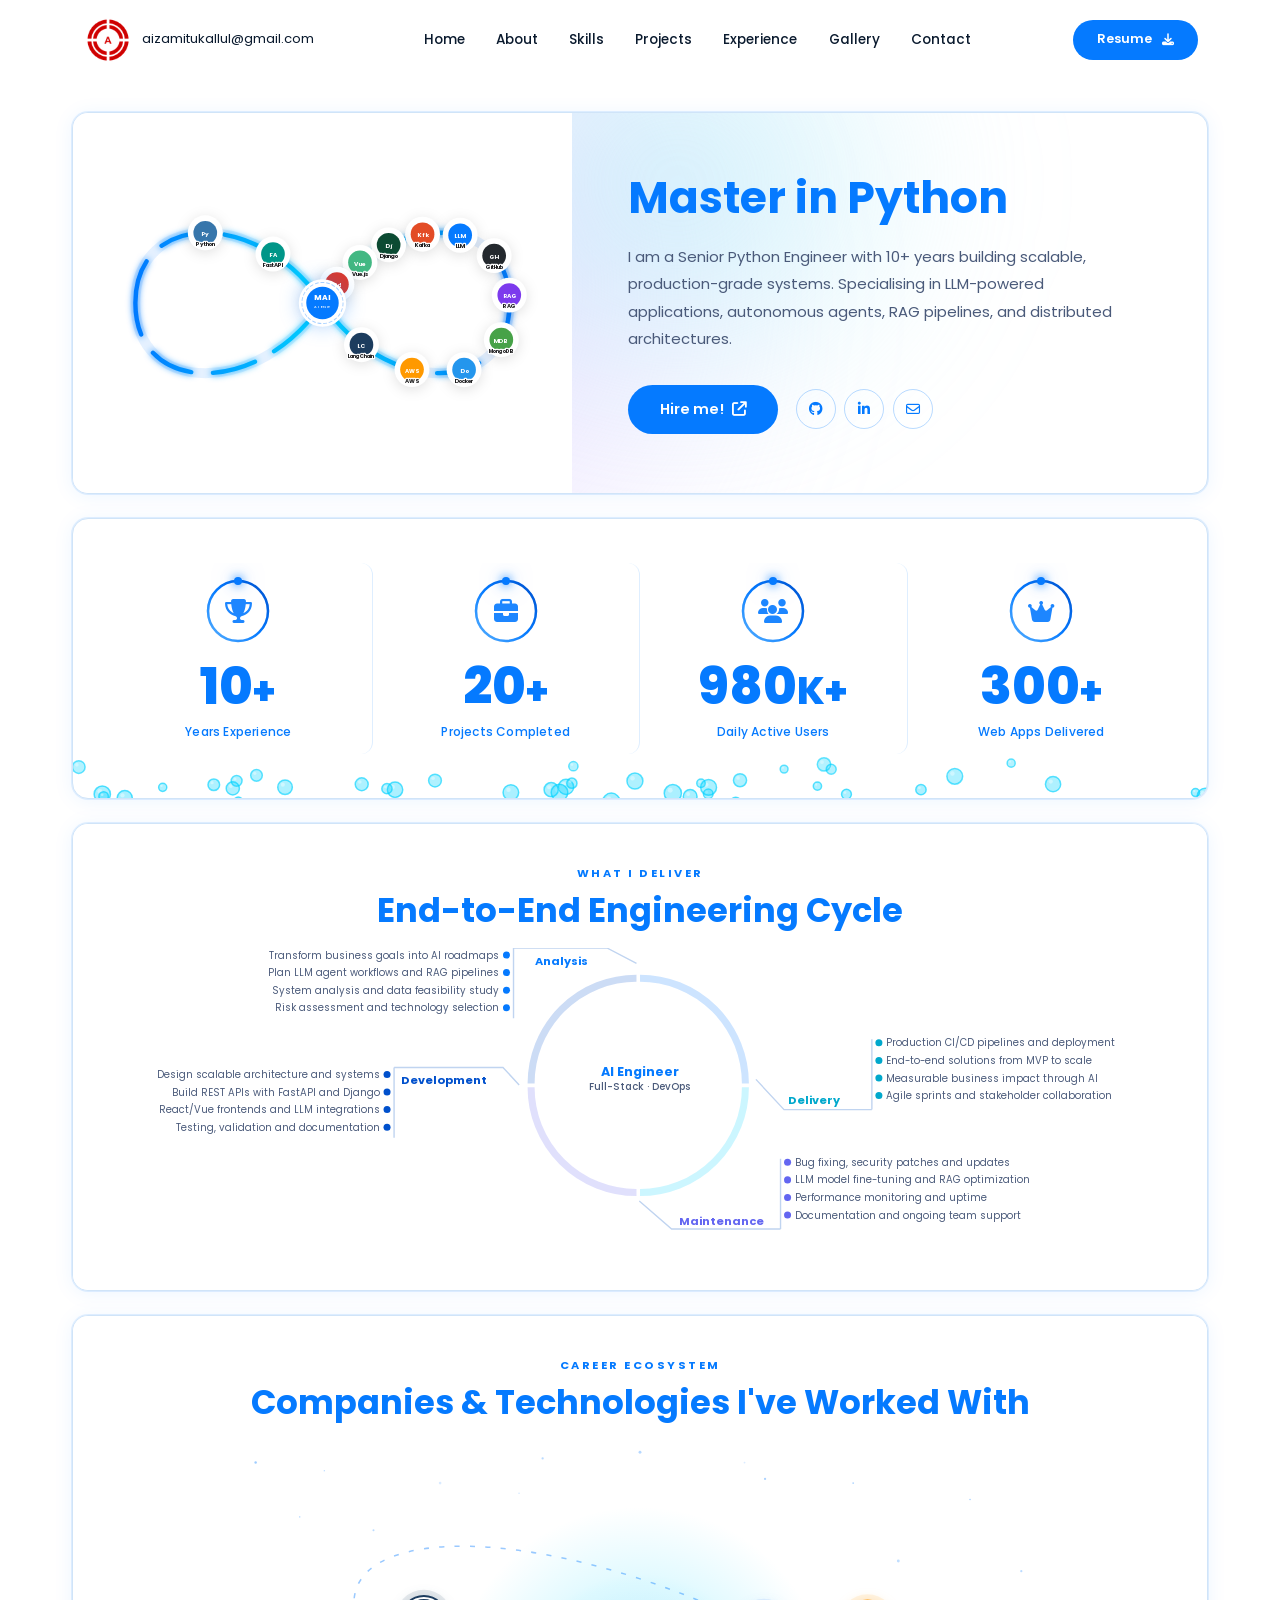
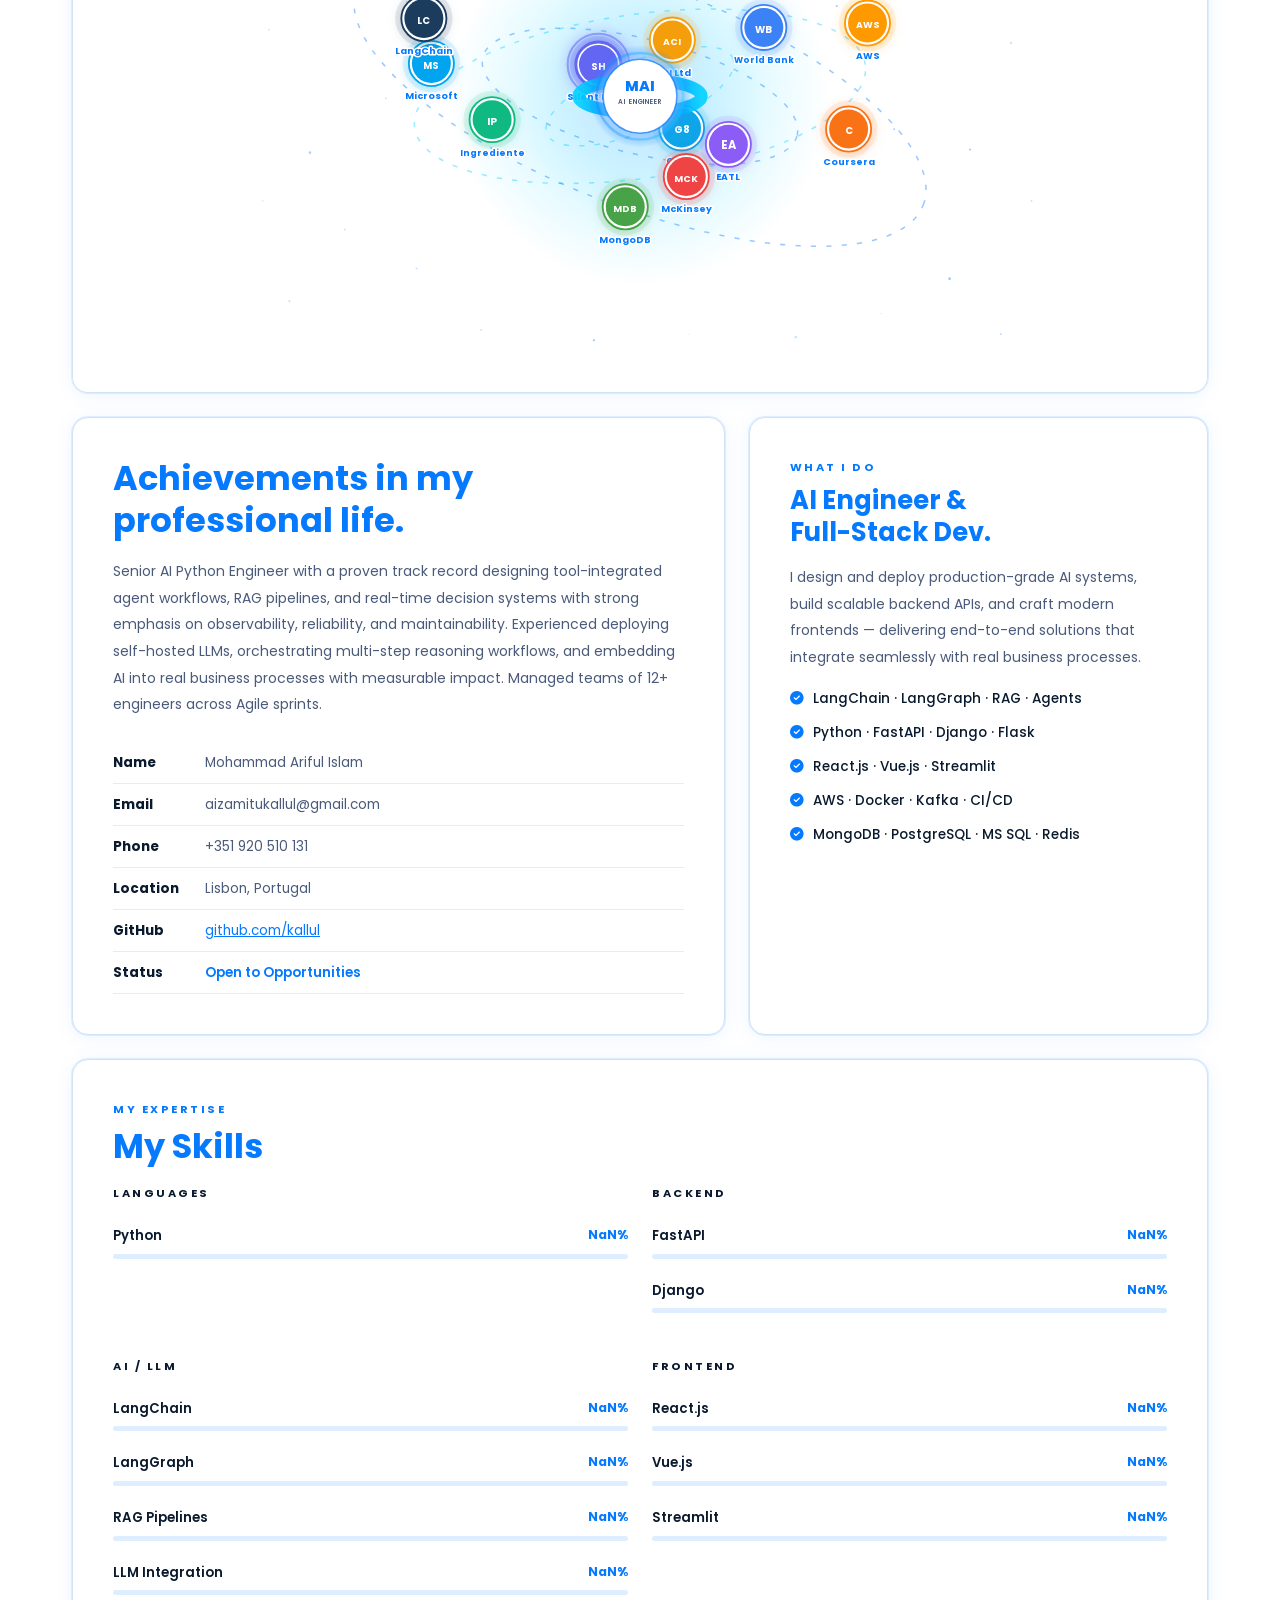
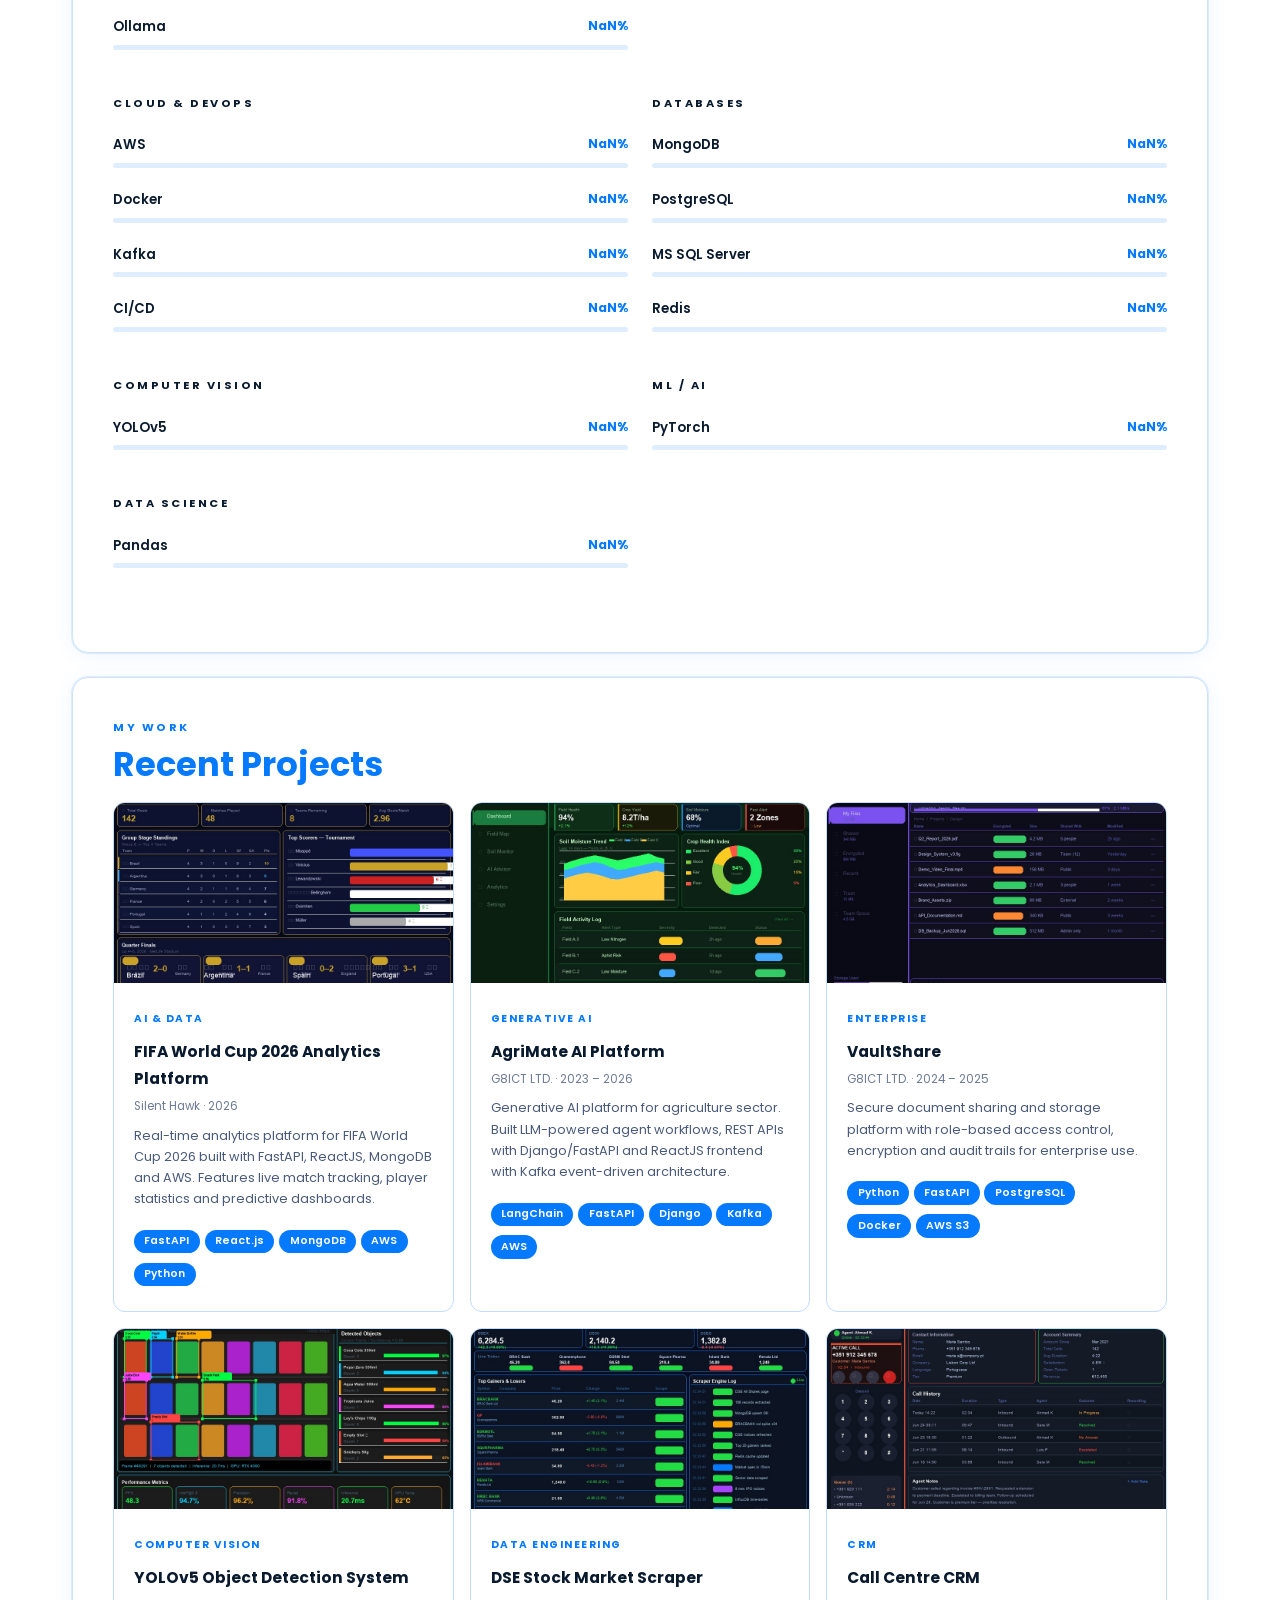
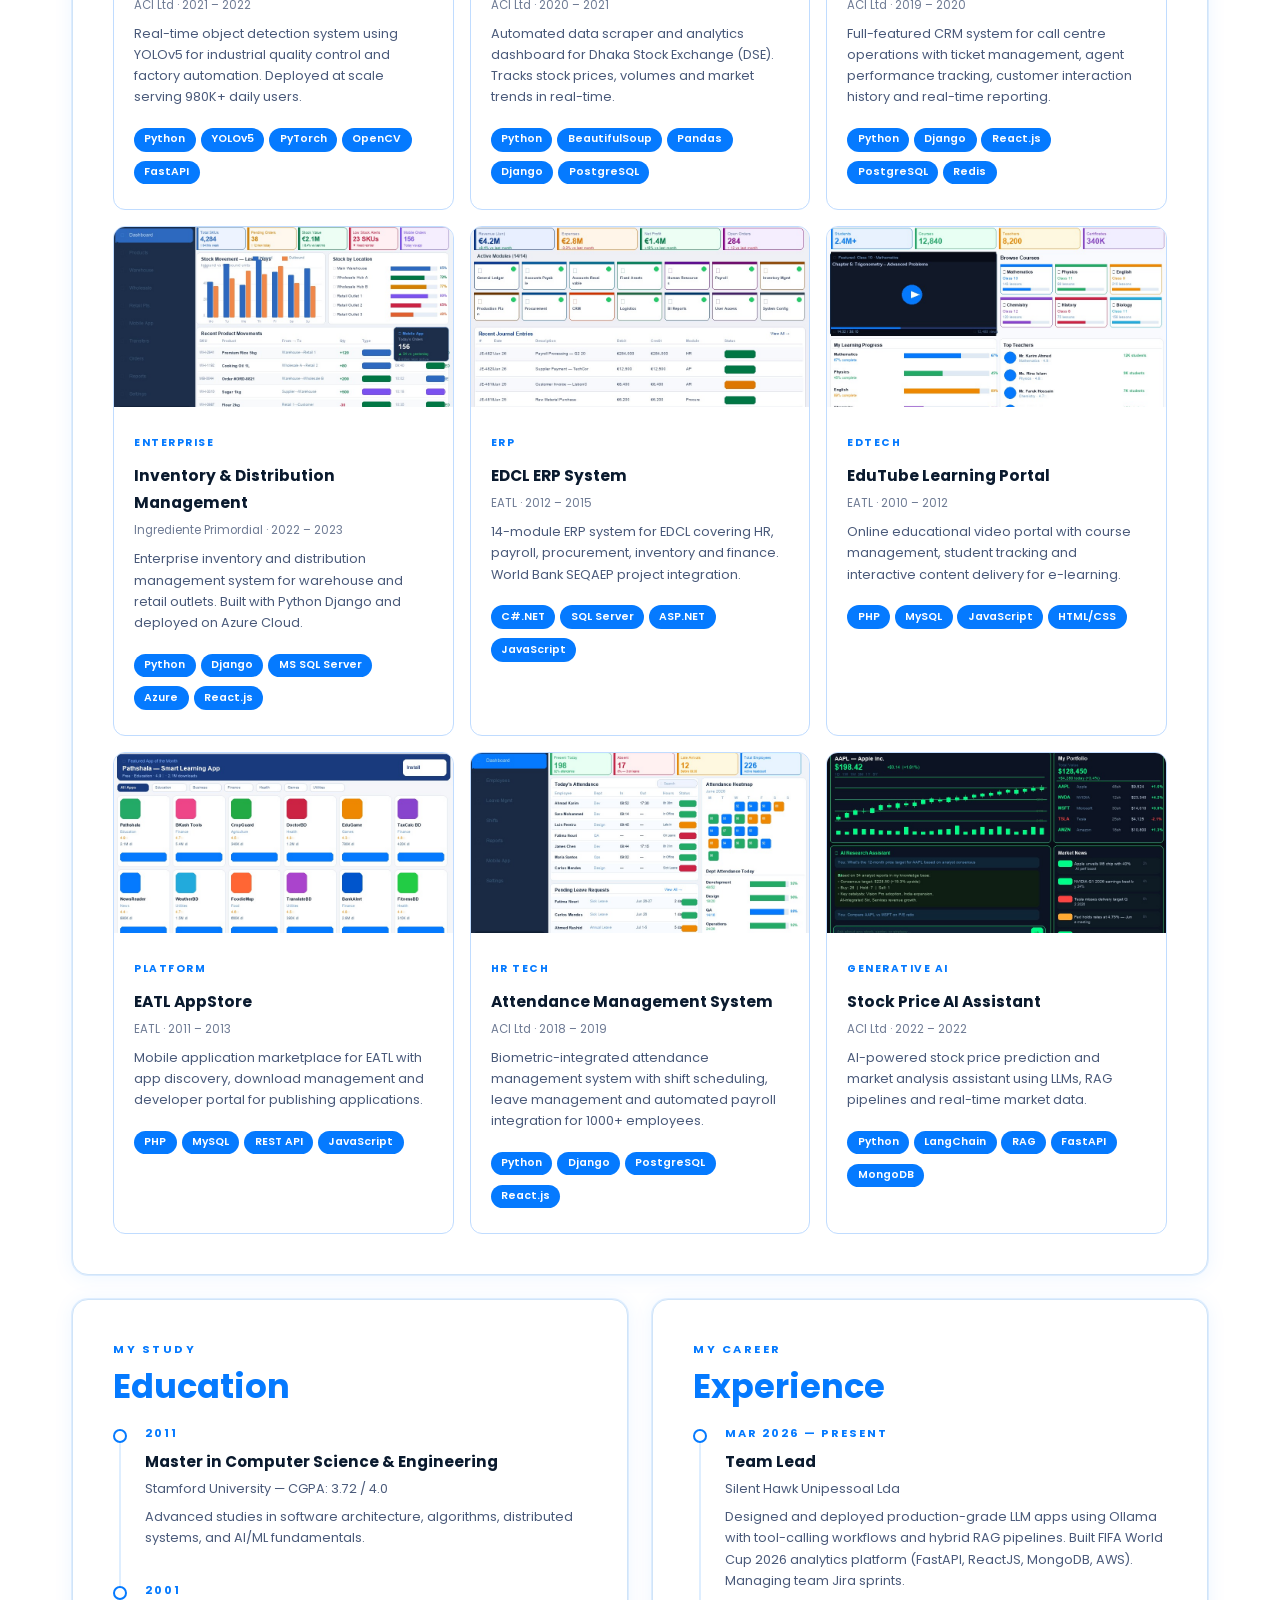
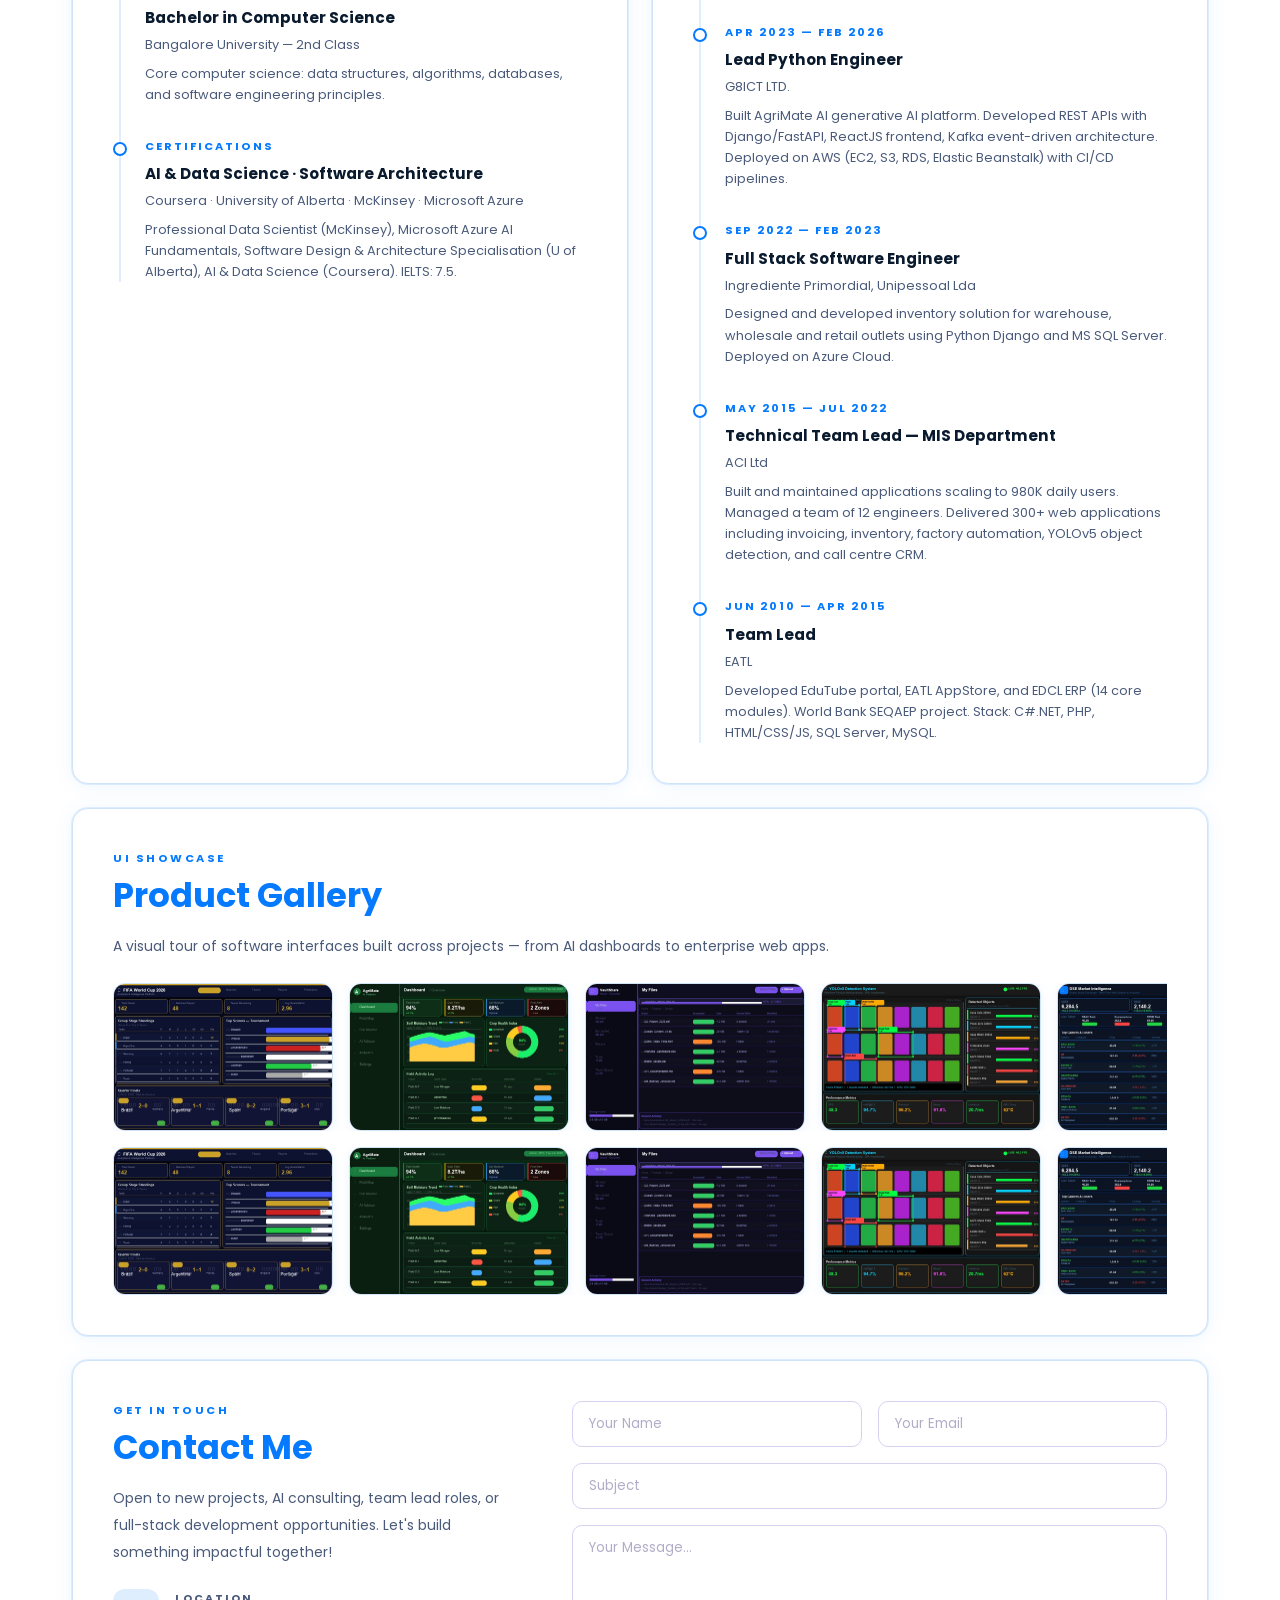
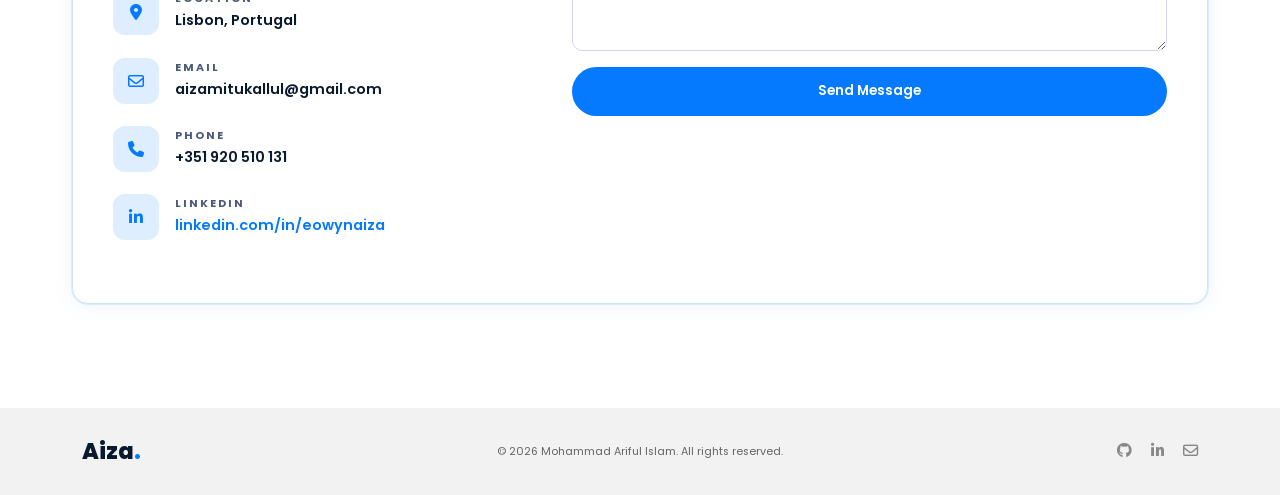
<file: docs/index.html>
<!doctype html>
<html lang="en">
  <head>
    <meta charset="UTF-8" />
    <meta name="viewport" content="width=device-width, initial-scale=1.0" />
    <title>
      Mohammad Ariful Islam | Senior AI Python Engineer &amp; Full-Stack
      Developer
    </title>

    <!-- Google Fonts: Poppins -->
    <link rel="preconnect" href="https://fonts.googleapis.com" />
    <link rel="preconnect" href="https://fonts.gstatic.com" crossorigin />
    <link
      href="https://fonts.googleapis.com/css2?family=Poppins:wght@300;400;500;600;700;800&display=swap"
      rel="stylesheet"
    />

    <!-- Font Awesome 6 -->
    <link
      rel="stylesheet"
      href="https://cdnjs.cloudflare.com/ajax/libs/font-awesome/6.5.1/css/all.min.css"
    />

    <!-- Bootstrap 5 -->
    <link
      href="https://cdn.jsdelivr.net/npm/bootstrap@5.3.3/dist/css/bootstrap.min.css"
      rel="stylesheet"
    />

    <!-- Custom CSS -->
    <link rel="stylesheet" href="static/css/custom.css" />
  </head>
  <body>
    <!-- ─── Navbar ─────────────────────────────────────────────── -->
    <nav class="navbar navbar-expand-lg fixed-top" id="mainNav">
      <div class="container">
        <div class="d-flex align-items-center gap-2 me-4">
          <a href="/" class="brand-mark text-decoration-none">
            <img
              src="static/images/logo.png"
              alt="Logo"
              class="brand-logo-img"
            />
          </a>
          <span class="brand-email d-none d-lg-block"
            >aizamitukallul@gmail.com</span
          >
        </div>
        <button
          class="navbar-toggler"
          type="button"
          data-bs-toggle="collapse"
          data-bs-target="#navMenu"
          aria-label="Toggle navigation"
        >
          <span class="navbar-toggler-icon"></span>
        </button>
        <div class="collapse navbar-collapse" id="navMenu">
          <ul class="navbar-nav mx-auto align-items-center gap-1">
            <li class="nav-item"><a class="nav-link" href="#hero">Home</a></li>
            <li class="nav-item">
              <a class="nav-link" href="#about">About</a>
            </li>
            <li class="nav-item">
              <a class="nav-link" href="#skills">Skills</a>
            </li>
            <li class="nav-item">
              <a class="nav-link" href="#projects">Projects</a>
            </li>
            <li class="nav-item">
              <a class="nav-link" href="#experience">Experience</a>
            </li>
            <li class="nav-item">
              <a class="nav-link" href="#gallery">Gallery</a>
            </li>
            <li class="nav-item">
              <a class="nav-link" href="#contact">Contact</a>
            </li>
          </ul>
          <a href="#contact" class="btn-resume ms-lg-3">
            Resume
            <i class="fas fa-download ms-1" style="font-size: 0.75rem"></i>
          </a>
        </div>
      </div>
    </nav>

    <!-- ─── Page content ─────────────────────────────────────────── -->
    <main>
      <div class="content-wrapper">
        <!-- ═══ HERO CARD ════════════════════════════════════════════ -->
        <section id="hero" class="card-block mb-4 hero-section style-2">
          <!-- Mesh gradient orbs -->
          <div class="hero-orb hero-orb-purple"></div>
          <div class="hero-orb hero-orb-cyan"></div>
          <div class="hero-inner">
            <!-- Infinity tech stack animation -->
            <div class="hero-photo-col" id="heroSkillsCol">
              <svg
                viewBox="0 0 800 400"
                class="infinity-svg"
                xmlns="http://www.w3.org/2000/svg"
              >
                <defs>
                  <linearGradient
                    id="infGrad"
                    x1="0%"
                    y1="0%"
                    x2="100%"
                    y2="0%"
                  >
                    <stop offset="0%" stop-color="#057AFF" />
                    <stop offset="50%" stop-color="#00D2FF" />
                    <stop offset="100%" stop-color="#057AFF" />
                  </linearGradient>
                  <filter
                    id="inf-glow"
                    x="-20%"
                    y="-20%"
                    width="140%"
                    height="140%"
                  >
                    <feGaussianBlur stdDeviation="6" result="blur" />
                    <feComposite
                      in="SourceGraphic"
                      in2="blur"
                      operator="over"
                    />
                  </filter>
                </defs>

                <!-- Track path (background) -->
                <path
                  id="infPath"
                  d="M 100 200 C 100 50 300 50 400 200 C 500 350 700 350 700 200 C 700 50 500 50 400 200 C 300 350 100 350 100 200"
                  fill="none"
                  stroke="rgba(5,122,255,0.1)"
                  stroke-width="16"
                  stroke-linecap="round"
                />

                <!-- Animated glowing path -->
                <path
                  d="M 100 200 C 100 50 300 50 400 200 C 500 350 700 350 700 200 C 700 50 500 50 400 200 C 300 350 100 350 100 200"
                  fill="none"
                  stroke="url(#infGrad)"
                  stroke-width="7"
                  stroke-linecap="round"
                  filter="url(#inf-glow)"
                  class="infinity-dash"
                />

                <!-- ── Python ── -->
                <g>
                  <animateMotion
                    dur="28s"
                    repeatCount="indefinite"
                    rotate="0"
                    begin="0s"
                  >
                    <mpath href="#infPath" />
                  </animateMotion>
                  <circle
                    r="28"
                    fill="white"
                    style="filter: drop-shadow(0 4px 10px rgba(0, 0, 0, 0.12))"
                  />
                  <circle r="19" fill="#3776ab" />
                  <text
                    x="0"
                    y="5"
                    text-anchor="middle"
                    font-size="9.5"
                    font-weight="700"
                    fill="white"
                    font-family="Poppins,sans-serif"
                  >
                    Py
                  </text>
                  <text
                    x="0"
                    y="21"
                    text-anchor="middle"
                    font-size="9"
                    font-weight="700"
                    fill="#1d1d1f"
                    stroke="rgba(255,255,255,0.95)"
                    stroke-width="4"
                    stroke-linejoin="round"
                    paint-order="stroke"
                    font-family="Poppins,sans-serif"
                  >
                    Python
                  </text>
                </g>

                <!-- ── FastAPI ── -->
                <g>
                  <animateMotion
                    dur="29.2s"
                    repeatCount="indefinite"
                    rotate="0"
                    begin="-2.2s"
                  >
                    <mpath href="#infPath" />
                  </animateMotion>
                  <circle
                    r="28"
                    fill="white"
                    style="filter: drop-shadow(0 4px 10px rgba(0, 0, 0, 0.12))"
                  />
                  <circle r="19" fill="#009688" />
                  <text
                    x="0"
                    y="5"
                    text-anchor="middle"
                    font-size="9.5"
                    font-weight="700"
                    fill="white"
                    font-family="Poppins,sans-serif"
                  >
                    FA
                  </text>
                  <text
                    x="0"
                    y="21"
                    text-anchor="middle"
                    font-size="9"
                    font-weight="700"
                    fill="#1d1d1f"
                    stroke="rgba(255,255,255,0.95)"
                    stroke-width="4"
                    stroke-linejoin="round"
                    paint-order="stroke"
                    font-family="Poppins,sans-serif"
                  >
                    FastAPI
                  </text>
                </g>

                <!-- ── React ── -->
                <g>
                  <animateMotion
                    dur="30.4s"
                    repeatCount="indefinite"
                    rotate="0"
                    begin="-4.4s"
                  >
                    <mpath href="#infPath" />
                  </animateMotion>
                  <circle
                    r="28"
                    fill="white"
                    style="filter: drop-shadow(0 4px 10px rgba(0, 0, 0, 0.12))"
                  />
                  <circle r="19" fill="#087ea4" />
                  <text
                    x="0"
                    y="5"
                    text-anchor="middle"
                    font-size="9.5"
                    font-weight="700"
                    fill="white"
                    font-family="Poppins,sans-serif"
                  >
                    Re
                  </text>
                  <text
                    x="0"
                    y="21"
                    text-anchor="middle"
                    font-size="9"
                    font-weight="700"
                    fill="#1d1d1f"
                    stroke="rgba(255,255,255,0.95)"
                    stroke-width="4"
                    stroke-linejoin="round"
                    paint-order="stroke"
                    font-family="Poppins,sans-serif"
                  >
                    React
                  </text>
                </g>

                <!-- ── LangChain ── -->
                <g>
                  <animateMotion
                    dur="31.6s"
                    repeatCount="indefinite"
                    rotate="0"
                    begin="-6.6s"
                  >
                    <mpath href="#infPath" />
                  </animateMotion>
                  <circle
                    r="28"
                    fill="white"
                    style="filter: drop-shadow(0 4px 10px rgba(0, 0, 0, 0.12))"
                  />
                  <circle r="19" fill="#1c3c5e" />
                  <text
                    x="0"
                    y="5"
                    text-anchor="middle"
                    font-size="9.5"
                    font-weight="700"
                    fill="white"
                    font-family="Poppins,sans-serif"
                  >
                    LC
                  </text>
                  <text
                    x="0"
                    y="21"
                    text-anchor="middle"
                    font-size="8.5"
                    font-weight="700"
                    fill="#1d1d1f"
                    stroke="rgba(255,255,255,0.95)"
                    stroke-width="4"
                    stroke-linejoin="round"
                    paint-order="stroke"
                    font-family="Poppins,sans-serif"
                  >
                    LangChain
                  </text>
                </g>

                <!-- ── AWS ── -->
                <g>
                  <animateMotion
                    dur="32.8s"
                    repeatCount="indefinite"
                    rotate="0"
                    begin="-8.8s"
                  >
                    <mpath href="#infPath" />
                  </animateMotion>
                  <circle
                    r="28"
                    fill="white"
                    style="filter: drop-shadow(0 4px 10px rgba(0, 0, 0, 0.12))"
                  />
                  <circle r="19" fill="#ff9900" />
                  <text
                    x="0"
                    y="5"
                    text-anchor="middle"
                    font-size="9"
                    font-weight="700"
                    fill="white"
                    font-family="Poppins,sans-serif"
                  >
                    AWS
                  </text>
                  <text
                    x="0"
                    y="21"
                    text-anchor="middle"
                    font-size="9"
                    font-weight="700"
                    fill="#1d1d1f"
                    stroke="rgba(255,255,255,0.95)"
                    stroke-width="4"
                    stroke-linejoin="round"
                    paint-order="stroke"
                    font-family="Poppins,sans-serif"
                  >
                    AWS
                  </text>
                </g>

                <!-- ── Docker ── -->
                <g>
                  <animateMotion
                    dur="34s"
                    repeatCount="indefinite"
                    rotate="0"
                    begin="-11s"
                  >
                    <mpath href="#infPath" />
                  </animateMotion>
                  <circle
                    r="28"
                    fill="white"
                    style="filter: drop-shadow(0 4px 10px rgba(0, 0, 0, 0.12))"
                  />
                  <circle r="19" fill="#2496ed" />
                  <text
                    x="0"
                    y="5"
                    text-anchor="middle"
                    font-size="9.5"
                    font-weight="700"
                    fill="white"
                    font-family="Poppins,sans-serif"
                  >
                    Do
                  </text>
                  <text
                    x="0"
                    y="21"
                    text-anchor="middle"
                    font-size="9"
                    font-weight="700"
                    fill="#1d1d1f"
                    stroke="rgba(255,255,255,0.95)"
                    stroke-width="4"
                    stroke-linejoin="round"
                    paint-order="stroke"
                    font-family="Poppins,sans-serif"
                  >
                    Docker
                  </text>
                </g>

                <!-- ── MongoDB ── -->
                <g>
                  <animateMotion
                    dur="35.2s"
                    repeatCount="indefinite"
                    rotate="0"
                    begin="-13.2s"
                  >
                    <mpath href="#infPath" />
                  </animateMotion>
                  <circle
                    r="28"
                    fill="white"
                    style="filter: drop-shadow(0 4px 10px rgba(0, 0, 0, 0.12))"
                  />
                  <circle r="19" fill="#47a248" />
                  <text
                    x="0"
                    y="5"
                    text-anchor="middle"
                    font-size="9"
                    font-weight="700"
                    fill="white"
                    font-family="Poppins,sans-serif"
                  >
                    MDB
                  </text>
                  <text
                    x="0"
                    y="21"
                    text-anchor="middle"
                    font-size="8.5"
                    font-weight="700"
                    fill="#1d1d1f"
                    stroke="rgba(255,255,255,0.95)"
                    stroke-width="4"
                    stroke-linejoin="round"
                    paint-order="stroke"
                    font-family="Poppins,sans-serif"
                  >
                    MongoDB
                  </text>
                </g>

                <!-- ── RAG ── -->
                <g>
                  <animateMotion
                    dur="36.4s"
                    repeatCount="indefinite"
                    rotate="0"
                    begin="-15.4s"
                  >
                    <mpath href="#infPath" />
                  </animateMotion>
                  <circle
                    r="28"
                    fill="white"
                    style="filter: drop-shadow(0 4px 10px rgba(0, 0, 0, 0.12))"
                  />
                  <circle r="19" fill="#7c3aed" />
                  <text
                    x="0"
                    y="5"
                    text-anchor="middle"
                    font-size="9.5"
                    font-weight="700"
                    fill="white"
                    font-family="Poppins,sans-serif"
                  >
                    RAG
                  </text>
                  <text
                    x="0"
                    y="21"
                    text-anchor="middle"
                    font-size="9"
                    font-weight="700"
                    fill="#1d1d1f"
                    stroke="rgba(255,255,255,0.95)"
                    stroke-width="4"
                    stroke-linejoin="round"
                    paint-order="stroke"
                    font-family="Poppins,sans-serif"
                  >
                    RAG
                  </text>
                </g>

                <!-- ── GitHub ── -->
                <g>
                  <animateMotion
                    dur="37.6s"
                    repeatCount="indefinite"
                    rotate="0"
                    begin="-17.6s"
                  >
                    <mpath href="#infPath" />
                  </animateMotion>
                  <circle
                    r="28"
                    fill="white"
                    style="filter: drop-shadow(0 4px 10px rgba(0, 0, 0, 0.12))"
                  />
                  <circle r="19" fill="#24292e" />
                  <text
                    x="0"
                    y="5"
                    text-anchor="middle"
                    font-size="9.5"
                    font-weight="700"
                    fill="white"
                    font-family="Poppins,sans-serif"
                  >
                    GH
                  </text>
                  <text
                    x="0"
                    y="21"
                    text-anchor="middle"
                    font-size="9"
                    font-weight="700"
                    fill="#1d1d1f"
                    stroke="rgba(255,255,255,0.95)"
                    stroke-width="4"
                    stroke-linejoin="round"
                    paint-order="stroke"
                    font-family="Poppins,sans-serif"
                  >
                    GitHub
                  </text>
                </g>

                <!-- ── LLM / AI ── -->
                <g>
                  <animateMotion
                    dur="38.8s"
                    repeatCount="indefinite"
                    rotate="0"
                    begin="-19.8s"
                  >
                    <mpath href="#infPath" />
                  </animateMotion>
                  <circle
                    r="28"
                    fill="white"
                    style="filter: drop-shadow(0 4px 10px rgba(0, 0, 0, 0.12))"
                  />
                  <circle r="19" fill="#057AFF" />
                  <text
                    x="0"
                    y="5"
                    text-anchor="middle"
                    font-size="9.5"
                    font-weight="700"
                    fill="white"
                    font-family="Poppins,sans-serif"
                  >
                    LLM
                  </text>
                  <text
                    x="0"
                    y="21"
                    text-anchor="middle"
                    font-size="9"
                    font-weight="700"
                    fill="#1d1d1f"
                    stroke="rgba(255,255,255,0.95)"
                    stroke-width="4"
                    stroke-linejoin="round"
                    paint-order="stroke"
                    font-family="Poppins,sans-serif"
                  >
                    LLM
                  </text>
                </g>

                <!-- ── Kafka ── -->
                <g>
                  <animateMotion
                    dur="40s"
                    repeatCount="indefinite"
                    rotate="0"
                    begin="-22s"
                  >
                    <mpath href="#infPath" />
                  </animateMotion>
                  <circle
                    r="28"
                    fill="white"
                    style="filter: drop-shadow(0 4px 10px rgba(0, 0, 0, 0.12))"
                  />
                  <circle r="19" fill="#e34c26" />
                  <text
                    x="0"
                    y="5"
                    text-anchor="middle"
                    font-size="9.5"
                    font-weight="700"
                    fill="white"
                    font-family="Poppins,sans-serif"
                  >
                    Kfk
                  </text>
                  <text
                    x="0"
                    y="21"
                    text-anchor="middle"
                    font-size="9"
                    font-weight="700"
                    fill="#1d1d1f"
                    stroke="rgba(255,255,255,0.95)"
                    stroke-width="4"
                    stroke-linejoin="round"
                    paint-order="stroke"
                    font-family="Poppins,sans-serif"
                  >
                    Kafka
                  </text>
                </g>

                <!-- ── Django ── -->
                <g>
                  <animateMotion
                    dur="41.2s"
                    repeatCount="indefinite"
                    rotate="0"
                    begin="-24.2s"
                  >
                    <mpath href="#infPath" />
                  </animateMotion>
                  <circle
                    r="28"
                    fill="white"
                    style="filter: drop-shadow(0 4px 10px rgba(0, 0, 0, 0.12))"
                  />
                  <circle r="19" fill="#0c4b33" />
                  <text
                    x="0"
                    y="5"
                    text-anchor="middle"
                    font-size="9.5"
                    font-weight="700"
                    fill="white"
                    font-family="Poppins,sans-serif"
                  >
                    Dj
                  </text>
                  <text
                    x="0"
                    y="21"
                    text-anchor="middle"
                    font-size="9"
                    font-weight="700"
                    fill="#1d1d1f"
                    stroke="rgba(255,255,255,0.95)"
                    stroke-width="4"
                    stroke-linejoin="round"
                    paint-order="stroke"
                    font-family="Poppins,sans-serif"
                  >
                    Django
                  </text>
                </g>

                <!-- ── Vue.js ── -->
                <g>
                  <animateMotion
                    dur="42.4s"
                    repeatCount="indefinite"
                    rotate="0"
                    begin="-26.4s"
                  >
                    <mpath href="#infPath" />
                  </animateMotion>
                  <circle
                    r="28"
                    fill="white"
                    style="filter: drop-shadow(0 4px 10px rgba(0, 0, 0, 0.12))"
                  />
                  <circle r="19" fill="#42b883" />
                  <text
                    x="0"
                    y="5"
                    text-anchor="middle"
                    font-size="9.5"
                    font-weight="700"
                    fill="white"
                    font-family="Poppins,sans-serif"
                  >
                    Vue
                  </text>
                  <text
                    x="0"
                    y="21"
                    text-anchor="middle"
                    font-size="9"
                    font-weight="700"
                    fill="#1d1d1f"
                    stroke="rgba(255,255,255,0.95)"
                    stroke-width="4"
                    stroke-linejoin="round"
                    paint-order="stroke"
                    font-family="Poppins,sans-serif"
                  >
                    Vue.js
                  </text>
                </g>

                <!-- ── Redis ── -->
                <g>
                  <animateMotion
                    dur="43.6s"
                    repeatCount="indefinite"
                    rotate="0"
                    begin="-28.6s"
                  >
                    <mpath href="#infPath" />
                  </animateMotion>
                  <circle
                    r="28"
                    fill="white"
                    style="filter: drop-shadow(0 4px 10px rgba(0, 0, 0, 0.12))"
                  />
                  <circle r="19" fill="#dc382d" />
                  <text
                    x="0"
                    y="5"
                    text-anchor="middle"
                    font-size="9.5"
                    font-weight="700"
                    fill="white"
                    font-family="Poppins,sans-serif"
                  >
                    Rd
                  </text>
                  <text
                    x="0"
                    y="21"
                    text-anchor="middle"
                    font-size="9"
                    font-weight="700"
                    fill="#1d1d1f"
                    stroke="rgba(255,255,255,0.95)"
                    stroke-width="4"
                    stroke-linejoin="round"
                    paint-order="stroke"
                    font-family="Poppins,sans-serif"
                  >
                    Redis
                  </text>
                </g>

                <!-- ── Center anchor ── -->
                <g class="center-anchor">
                  <circle
                    cx="400"
                    cy="200"
                    r="38"
                    fill="white"
                    style="filter: drop-shadow(0 0 15px rgba(5, 122, 255, 0.3))"
                  />
                  <circle
                    cx="400"
                    cy="200"
                    r="33"
                    fill="none"
                    stroke="#057AFF"
                    stroke-width="1.5"
                    stroke-dasharray="6 3"
                    opacity="0.35"
                  >
                    <animateTransform
                      attributeName="transform"
                      type="rotate"
                      from="0 400 200"
                      to="360 400 200"
                      dur="8s"
                      repeatCount="indefinite"
                    />
                  </circle>
                  <circle cx="400" cy="200" r="26" fill="#057AFF" />
                  <text
                    x="400"
                    y="196"
                    text-anchor="middle"
                    font-size="12"
                    font-weight="800"
                    fill="white"
                    font-family="Poppins,sans-serif"
                  >
                    MAI
                  </text>
                  <text
                    x="400"
                    y="208"
                    text-anchor="middle"
                    font-size="6"
                    font-weight="600"
                    fill="white"
                    opacity="0.85"
                    font-family="Poppins,sans-serif"
                    letter-spacing="0.8"
                  >
                    AI ENG
                  </text>
                </g>
              </svg>
            </div>

            <!-- Text -->
            <div class="hero-text-col">
              <h1 class="hero-title">Master in Python<br /></h1>
              <p class="hero-desc">
                I am a Senior Python Engineer with 10+ years building scalable,
                production-grade systems. Specialising in LLM-powered
                applications, autonomous agents, RAG pipelines, and distributed
                architectures.
              </p>
              <div class="hero-actions">
                <a href="#contact" class="btn-hire">
                  Hire me! <i class="fas fa-arrow-up-right-from-square"></i>
                </a>
                <div class="hero-socials">
                  <a
                    href="https://github.com/kallul"
                    aria-label="GitHub"
                    target="_blank"
                    rel="noopener"
                    ><i class="fab fa-github"></i
                  ></a>
                  <a
                    href="https://www.linkedin.com/in/eowynaiza/"
                    aria-label="LinkedIn"
                    target="_blank"
                    rel="noopener"
                    ><i class="fab fa-linkedin-in"></i
                  ></a>
                  <a href="mailto:aizamitukallul@gmail.com" aria-label="Email"
                    ><i class="far fa-envelope"></i
                  ></a>
                </div>
              </div>
            </div>
          </div>
        </section>

        <!-- ═══ STATS CARD ═══════════════════════════════════════════ -->
        <section id="stats" class="card-block mb-4 stats-section">
          <div class="stats-grid">
            <div class="stat-col">
              <div class="stat-icon-wrap">
                <svg class="stat-ring" viewBox="0 0 72 72" aria-hidden="true">
                  <circle class="stat-ring-bg" cx="36" cy="36" r="30" />
                  <circle class="stat-ring-fill" cx="36" cy="36" r="30" />
                </svg>
                <div class="stat-orbit-wrap">
                  <span class="stat-orbit-dot"></span>
                </div>
                <i class="fas fa-trophy stat-icon"></i>
              </div>
              <div class="stat-number-row">
                <span class="stat-num" data-target="10">0</span
                ><span class="stat-sfx">+</span>
              </div>
              <div class="stat-lbl">Years Experience</div>
            </div>

            <div class="stat-col">
              <div class="stat-icon-wrap">
                <svg class="stat-ring" viewBox="0 0 72 72" aria-hidden="true">
                  <circle class="stat-ring-bg" cx="36" cy="36" r="30" />
                  <circle class="stat-ring-fill" cx="36" cy="36" r="30" />
                </svg>
                <div class="stat-orbit-wrap">
                  <span class="stat-orbit-dot"></span>
                </div>
                <i class="fas fa-briefcase stat-icon"></i>
              </div>
              <div class="stat-number-row">
                <span class="stat-num" data-target="20">0</span
                ><span class="stat-sfx">+</span>
              </div>
              <div class="stat-lbl">Projects Completed</div>
            </div>

            <div class="stat-col">
              <div class="stat-icon-wrap">
                <svg class="stat-ring" viewBox="0 0 72 72" aria-hidden="true">
                  <circle class="stat-ring-bg" cx="36" cy="36" r="30" />
                  <circle class="stat-ring-fill" cx="36" cy="36" r="30" />
                </svg>
                <div class="stat-orbit-wrap">
                  <span class="stat-orbit-dot"></span>
                </div>
                <i class="fas fa-users stat-icon"></i>
              </div>
              <div class="stat-number-row">
                <span class="stat-num" data-target="980">0</span
                ><span class="stat-sfx">K+</span>
              </div>
              <div class="stat-lbl">Daily Active Users</div>
            </div>

            <div class="stat-col">
              <div class="stat-icon-wrap">
                <svg class="stat-ring" viewBox="0 0 72 72" aria-hidden="true">
                  <circle class="stat-ring-bg" cx="36" cy="36" r="30" />
                  <circle class="stat-ring-fill" cx="36" cy="36" r="30" />
                </svg>
                <div class="stat-orbit-wrap">
                  <span class="stat-orbit-dot"></span>
                </div>
                <i class="fas fa-crown stat-icon"></i>
              </div>
              <div class="stat-number-row">
                <span class="stat-num" data-target="300">0</span
                ><span class="stat-sfx">+</span>
              </div>
              <div class="stat-lbl">Web Apps Delivered</div>
            </div>
          </div>
        </section>

        <!-- ═══ SERVICES CYCLE ══════════════════════════════════════ -->
        <section id="services" class="card-block mb-4 services-section">
          <div class="card-inner" style="background: #ffffff">
            <div class="text-center mb-3">
              <p class="blk-tag">What I Deliver</p>
              <p class="blk-title">End-to-End Engineering Cycle</p>
            </div>
            <div class="services-wrap">
              <svg
                xmlns="http://www.w3.org/2000/svg"
                width="100%"
                viewBox="0 0 1500 430"
                class="services-svg"
              >
                <defs>
                  <!-- Arc 1: top-right — #057aff -->
                  <g id="svc-pc1">
                    <path
                      fill="none"
                      stroke="#057aff"
                      stroke-width="10"
                      opacity="0.2"
                      d="M0,0 a150,150 0 0,1 150,150"
                    />
                    <path
                      fill="none"
                      stroke="#057aff"
                      stroke-width="10"
                      class="svc-pcm"
                      id="svc-pcm1"
                      d="M0,0 a150,150 0 0,1 150,150"
                    />
                  </g>
                  <!-- Arc 2: bottom-right — #00D2FF -->
                  <g id="svc-pc2">
                    <path
                      fill="none"
                      stroke="#00D2FF"
                      stroke-width="10"
                      opacity="0.2"
                      d="M150,155 a150,150 0 0,1 -150,150"
                    />
                    <path
                      fill="none"
                      stroke="#00D2FF"
                      stroke-width="10"
                      class="svc-pcm"
                      id="svc-pcm2"
                      d="M150,155 a150,150 0 0,1 -150,150"
                    />
                  </g>
                  <!-- Arc 3: bottom-left — #6366f1 -->
                  <g id="svc-pc3">
                    <path
                      fill="none"
                      stroke="#6366f1"
                      stroke-width="10"
                      opacity="0.2"
                      d="M-5,305 a150,150 0 0,1 -150,-150"
                    />
                    <path
                      fill="none"
                      stroke="#6366f1"
                      stroke-width="10"
                      class="svc-pcm"
                      id="svc-pcm3"
                      d="M-5,305 a150,150 0 0,1 -150,-150"
                    />
                  </g>
                  <!-- Arc 4: top-left — #0050cc -->
                  <g id="svc-pc4">
                    <path
                      fill="none"
                      stroke="#0050cc"
                      stroke-width="10"
                      opacity="0.2"
                      d="M-155,150 a150,150 0 0,1 150,-150"
                    />
                    <path
                      fill="none"
                      stroke="#0050cc"
                      stroke-width="10"
                      class="svc-pcm"
                      id="svc-pcm4"
                      d="M-155,150 a150,150 0 0,1 150,-150"
                    />
                  </g>
                </defs>

                <!-- Diamond arcs -->
                <use href="#svc-pc1" x="50%" y="10%" />
                <use href="#svc-pc2" x="50%" y="10%" />
                <use href="#svc-pc3" x="50%" y="10%" />
                <use href="#svc-pc4" x="50%" y="10%" />

                <!-- Center label -->
                <text
                  x="750"
                  y="182"
                  text-anchor="middle"
                  font-size="18"
                  font-weight="700"
                  fill="#057aff"
                  font-family="Poppins,sans-serif"
                >
                  AI Engineer
                </text>
                <text
                  x="750"
                  y="202"
                  text-anchor="middle"
                  font-size="14"
                  font-weight="500"
                  fill="#4a5a7a"
                  font-family="Poppins,sans-serif"
                >
                  Full-Stack · DevOps
                </text>

                <!-- ── Analysis (top) ── -->
                <polyline
                  points="745,22 703,0 570,0"
                  stroke="#c0d4f0"
                  fill="none"
                  stroke-width="2"
                />
                <text
                  x="600"
                  y="24"
                  fill="#057aff"
                  font-size="16"
                  font-weight="700"
                  font-family="Poppins,sans-serif"
                >
                  Analysis
                </text>
                <line
                  x1="570"
                  y1="0"
                  x2="570"
                  y2="100"
                  stroke="#c0d4f0"
                  stroke-width="2"
                />
                <g>
                  <circle r="5" cx="560" cy="10" fill="#057aff" />
                  <text
                    x="550"
                    y="15"
                    text-anchor="end"
                    fill="#4a5a7a"
                    font-size="14"
                    font-family="Poppins,sans-serif"
                  >
                    Transform business goals into AI roadmaps
                  </text>
                </g>
                <g>
                  <circle r="5" cx="560" cy="35" fill="#057aff" />
                  <text
                    x="550"
                    y="40"
                    text-anchor="end"
                    fill="#4a5a7a"
                    font-size="14"
                    font-family="Poppins,sans-serif"
                  >
                    Plan LLM agent workflows and RAG pipelines
                  </text>
                </g>
                <g>
                  <circle r="5" cx="560" cy="60" fill="#057aff" />
                  <text
                    x="550"
                    y="65"
                    text-anchor="end"
                    fill="#4a5a7a"
                    font-size="14"
                    font-family="Poppins,sans-serif"
                  >
                    System analysis and data feasibility study
                  </text>
                </g>
                <g>
                  <circle r="5" cx="560" cy="85" fill="#057aff" />
                  <text
                    x="550"
                    y="90"
                    text-anchor="end"
                    fill="#4a5a7a"
                    font-size="14"
                    font-family="Poppins,sans-serif"
                  >
                    Risk assessment and technology selection
                  </text>
                </g>

                <!-- ── Delivery (right) ── -->
                <polyline
                  points="915,187 955,230 1080,230"
                  stroke="#c0d4f0"
                  fill="none"
                  stroke-width="2"
                />
                <text
                  x="960"
                  y="222"
                  fill="#00A8CC"
                  font-size="16"
                  font-weight="700"
                  font-family="Poppins,sans-serif"
                >
                  Delivery
                </text>
                <line
                  x1="1080"
                  y1="230"
                  x2="1080"
                  y2="130"
                  stroke="#c0d4f0"
                  stroke-width="2"
                />
                <g>
                  <circle r="5" cx="1090" cy="135" fill="#00A8CC" />
                  <text
                    x="1100"
                    y="140"
                    fill="#4a5a7a"
                    font-size="14"
                    font-family="Poppins,sans-serif"
                  >
                    Production CI/CD pipelines and deployment
                  </text>
                </g>
                <g>
                  <circle r="5" cx="1090" cy="160" fill="#00A8CC" />
                  <text
                    x="1100"
                    y="165"
                    fill="#4a5a7a"
                    font-size="14"
                    font-family="Poppins,sans-serif"
                  >
                    End-to-end solutions from MVP to scale
                  </text>
                </g>
                <g>
                  <circle r="5" cx="1090" cy="185" fill="#00A8CC" />
                  <text
                    x="1100"
                    y="190"
                    fill="#4a5a7a"
                    font-size="14"
                    font-family="Poppins,sans-serif"
                  >
                    Measurable business impact through AI
                  </text>
                </g>
                <g>
                  <circle r="5" cx="1090" cy="210" fill="#00A8CC" />
                  <text
                    x="1100"
                    y="215"
                    fill="#4a5a7a"
                    font-size="14"
                    font-family="Poppins,sans-serif"
                  >
                    Agile sprints and stakeholder collaboration
                  </text>
                </g>

                <!-- ── Maintenance (bottom) ── -->
                <polyline
                  points="749,360 795,400 950,400"
                  stroke="#c0d4f0"
                  fill="none"
                  stroke-width="2"
                />
                <text
                  x="805"
                  y="394"
                  fill="#6366f1"
                  font-size="16"
                  font-weight="700"
                  font-family="Poppins,sans-serif"
                >
                  Maintenance
                </text>
                <line
                  x1="950"
                  y1="400"
                  x2="950"
                  y2="300"
                  stroke="#c0d4f0"
                  stroke-width="2"
                />
                <g>
                  <circle r="5" cx="960" cy="305" fill="#6366f1" />
                  <text
                    x="970"
                    y="310"
                    fill="#4a5a7a"
                    font-size="14"
                    font-family="Poppins,sans-serif"
                  >
                    Bug fixing, security patches and updates
                  </text>
                </g>
                <g>
                  <circle r="5" cx="960" cy="330" fill="#6366f1" />
                  <text
                    x="970"
                    y="335"
                    fill="#4a5a7a"
                    font-size="14"
                    font-family="Poppins,sans-serif"
                  >
                    LLM model fine-tuning and RAG optimization
                  </text>
                </g>
                <g>
                  <circle r="5" cx="960" cy="355" fill="#6366f1" />
                  <text
                    x="970"
                    y="360"
                    fill="#4a5a7a"
                    font-size="14"
                    font-family="Poppins,sans-serif"
                  >
                    Performance monitoring and uptime
                  </text>
                </g>
                <g>
                  <circle r="5" cx="960" cy="380" fill="#6366f1" />
                  <text
                    x="970"
                    y="385"
                    fill="#4a5a7a"
                    font-size="14"
                    font-family="Poppins,sans-serif"
                  >
                    Documentation and ongoing team support
                  </text>
                </g>

                <!-- ── Development (left) ── -->
                <polyline
                  points="578,195 555,170 400,170"
                  stroke="#c0d4f0"
                  fill="none"
                  stroke-width="2"
                />
                <text
                  x="410"
                  y="194"
                  fill="#0050cc"
                  font-size="16"
                  font-weight="700"
                  font-family="Poppins,sans-serif"
                >
                  Development
                </text>
                <line
                  x1="400"
                  y1="170"
                  x2="400"
                  y2="270"
                  stroke="#c0d4f0"
                  stroke-width="2"
                />
                <g>
                  <circle r="5" cx="390" cy="180" fill="#0050cc" />
                  <text
                    x="380"
                    y="185"
                    text-anchor="end"
                    fill="#4a5a7a"
                    font-size="14"
                    font-family="Poppins,sans-serif"
                  >
                    Design scalable architecture and systems
                  </text>
                </g>
                <g>
                  <circle r="5" cx="390" cy="205" fill="#0050cc" />
                  <text
                    x="380"
                    y="210"
                    text-anchor="end"
                    fill="#4a5a7a"
                    font-size="14"
                    font-family="Poppins,sans-serif"
                  >
                    Build REST APIs with FastAPI and Django
                  </text>
                </g>
                <g>
                  <circle r="5" cx="390" cy="230" fill="#0050cc" />
                  <text
                    x="380"
                    y="235"
                    text-anchor="end"
                    fill="#4a5a7a"
                    font-size="14"
                    font-family="Poppins,sans-serif"
                  >
                    React/Vue frontends and LLM integrations
                  </text>
                </g>
                <g>
                  <circle r="5" cx="390" cy="255" fill="#0050cc" />
                  <text
                    x="380"
                    y="260"
                    text-anchor="end"
                    fill="#4a5a7a"
                    font-size="14"
                    font-family="Poppins,sans-serif"
                  >
                    Testing, validation and documentation
                  </text>
                </g>
              </svg>
            </div>
          </div>
        </section>

        <!-- ═══ CAREER GALAXY ════════════════════════════════════════ -->
        <section id="galaxy" class="card-block mb-4">
          <div class="card-inner" style="background: #ffffff">
            <div class="text-center mb-2">
              <p class="blk-tag">Career Ecosystem</p>
              <p class="blk-title">
                Companies &amp; Technologies I've Worked With
              </p>
            </div>
            <div class="galaxy-wrap">
              <svg
                viewBox="0 0 800 500"
                class="galaxy-svg"
                xmlns="http://www.w3.org/2000/svg"
              >
                <defs>
                  <linearGradient
                    id="gx-brand"
                    x1="0%"
                    y1="0%"
                    x2="100%"
                    y2="0%"
                  >
                    <stop offset="0%" stop-color="#057AFF" />
                    <stop offset="100%" stop-color="#00D2FF" />
                  </linearGradient>
                  <radialGradient id="gx-core" cx="50%" cy="50%" r="50%">
                    <stop offset="0%" stop-color="#FFFFFF" />
                    <stop offset="50%" stop-color="#EBF5FF" />
                    <stop offset="100%" stop-color="rgba(5,122,255,0)" />
                  </radialGradient>
                  <radialGradient id="gx-halo" cx="50%" cy="50%" r="50%">
                    <stop offset="0%" stop-color="rgba(5,122,255,0.15)" />
                    <stop offset="60%" stop-color="rgba(0,210,255,0.12)" />
                    <stop offset="100%" stop-color="rgba(0,210,255,0)" />
                  </radialGradient>
                  <linearGradient id="gx-acc" x1="0%" y1="0%" x2="100%" y2="0%">
                    <stop offset="0%" stop-color="#00D2FF" stop-opacity="0.9" />
                    <stop offset="40%" stop-color="#057AFF" />
                    <stop offset="60%" stop-color="#057AFF" />
                    <stop
                      offset="100%"
                      stop-color="#00D2FF"
                      stop-opacity="0.9"
                    />
                  </linearGradient>
                  <path
                    id="gx-o1"
                    d="M 498,250 A 98,34 0 1,0 302,250 A 98,34 0 1,0 498,250"
                    transform="rotate(-22,400,250)"
                  />
                  <path
                    id="gx-o2"
                    d="M 558,250 A 158,56 0 1,0 242,250 A 158,56 0 1,0 558,250"
                    transform="rotate(14,400,250)"
                  />
                  <path
                    id="gx-o3"
                    d="M 622,250 A 222,80 0 1,0 178,250 A 222,80 0 1,0 622,250"
                    transform="rotate(-8,400,250)"
                  />
                  <path
                    id="gx-o4"
                    d="M 696,250 A 296,108 0 1,0 104,250 A 296,108 0 1,0 696,250"
                    transform="rotate(21,400,250)"
                  />
                </defs>

                <!-- Background stars -->
                <circle cx="25" cy="22" r="1.2" fill="#057AFF">
                  <animate
                    attributeName="opacity"
                    values="0.12;0.45;0.12"
                    dur="2.2s"
                    begin="0s"
                    repeatCount="indefinite"
                  />
                </circle>
                <circle cx="68" cy="75" r="0.8" fill="#057AFF">
                  <animate
                    attributeName="opacity"
                    values="0.12;0.45;0.12"
                    dur="2.9s"
                    begin="0.7s"
                    repeatCount="indefinite"
                  />
                </circle>
                <circle cx="92" cy="30" r="0.6" fill="#057AFF">
                  <animate
                    attributeName="opacity"
                    values="0.12;0.45;0.12"
                    dur="3.6s"
                    begin="1.4s"
                    repeatCount="indefinite"
                  />
                </circle>
                <circle cx="140" cy="88" r="1" fill="#057AFF">
                  <animate
                    attributeName="opacity"
                    values="0.12;0.45;0.12"
                    dur="4.3s"
                    begin="2.1s"
                    repeatCount="indefinite"
                  />
                </circle>
                <circle cx="38" cy="185" r="0.9" fill="#057AFF">
                  <animate
                    attributeName="opacity"
                    values="0.12;0.45;0.12"
                    dur="2.5s"
                    begin="0.3s"
                    repeatCount="indefinite"
                  />
                </circle>
                <circle cx="78" cy="305" r="1.3" fill="#057AFF">
                  <animate
                    attributeName="opacity"
                    values="0.12;0.45;0.12"
                    dur="4s"
                    begin="1.8s"
                    repeatCount="indefinite"
                  />
                </circle>
                <circle cx="112" cy="380" r="0.7" fill="#057AFF">
                  <animate
                    attributeName="opacity"
                    values="0.12;0.45;0.12"
                    dur="3.1s"
                    begin="0.9s"
                    repeatCount="indefinite"
                  />
                </circle>
                <circle cx="58" cy="450" r="1.1" fill="#057AFF">
                  <animate
                    attributeName="opacity"
                    values="0.12;0.45;0.12"
                    dur="4.7s"
                    begin="2.5s"
                    repeatCount="indefinite"
                  />
                </circle>
                <circle cx="172" cy="158" r="0.6" fill="#057AFF">
                  <animate
                    attributeName="opacity"
                    values="0.12;0.45;0.12"
                    dur="3.3s"
                    begin="1.1s"
                    repeatCount="indefinite"
                  />
                </circle>
                <circle cx="205" cy="42" r="1.3" fill="#057AFF">
                  <animate
                    attributeName="opacity"
                    values="0.12;0.45;0.12"
                    dur="2.7s"
                    begin="0.5s"
                    repeatCount="indefinite"
                  />
                </circle>
                <circle cx="182" cy="418" r="0.9" fill="#057AFF">
                  <animate
                    attributeName="opacity"
                    values="0.12;0.45;0.12"
                    dur="4.4s"
                    begin="2.2s"
                    repeatCount="indefinite"
                  />
                </circle>
                <circle cx="245" cy="478" r="0.7" fill="#057AFF">
                  <animate
                    attributeName="opacity"
                    values="0.12;0.45;0.12"
                    dur="3.8s"
                    begin="1.6s"
                    repeatCount="indefinite"
                  />
                </circle>
                <circle cx="305" cy="18" r="1.1" fill="#057AFF">
                  <animate
                    attributeName="opacity"
                    values="0.12;0.45;0.12"
                    dur="3s"
                    begin="0.8s"
                    repeatCount="indefinite"
                  />
                </circle>
                <circle cx="400" cy="12" r="1.4" fill="#057AFF">
                  <animate
                    attributeName="opacity"
                    values="0.12;0.45;0.12"
                    dur="4.2s"
                    begin="2s"
                    repeatCount="indefinite"
                  />
                </circle>
                <circle cx="502" cy="22" r="0.9" fill="#057AFF">
                  <animate
                    attributeName="opacity"
                    values="0.12;0.45;0.12"
                    dur="2.6s"
                    begin="0.4s"
                    repeatCount="indefinite"
                  />
                </circle>
                <circle cx="355" cy="488" r="1" fill="#057AFF">
                  <animate
                    attributeName="opacity"
                    values="0.12;0.45;0.12"
                    dur="3.5s"
                    begin="1.3s"
                    repeatCount="indefinite"
                  />
                </circle>
                <circle cx="448" cy="482" r="0.6" fill="#057AFF">
                  <animate
                    attributeName="opacity"
                    values="0.12;0.45;0.12"
                    dur="4.9s"
                    begin="2.7s"
                    repeatCount="indefinite"
                  />
                </circle>
                <circle cx="552" cy="485" r="1.3" fill="#057AFF">
                  <animate
                    attributeName="opacity"
                    values="0.12;0.45;0.12"
                    dur="2.8s"
                    begin="0.6s"
                    repeatCount="indefinite"
                  />
                </circle>
                <circle cx="608" cy="42" r="0.9" fill="#057AFF">
                  <animate
                    attributeName="opacity"
                    values="0.12;0.45;0.12"
                    dur="4.1s"
                    begin="1.9s"
                    repeatCount="indefinite"
                  />
                </circle>
                <circle cx="652" cy="118" r="1.4" fill="#057AFF">
                  <animate
                    attributeName="opacity"
                    values="0.12;0.45;0.12"
                    dur="2.4s"
                    begin="0.2s"
                    repeatCount="indefinite"
                  />
                </circle>
                <circle cx="722" cy="58" r="0.7" fill="#057AFF">
                  <animate
                    attributeName="opacity"
                    values="0.12;0.45;0.12"
                    dur="3.7s"
                    begin="1.5s"
                    repeatCount="indefinite"
                  />
                </circle>
                <circle cx="762" cy="198" r="1.1" fill="#057AFF">
                  <animate
                    attributeName="opacity"
                    values="0.12;0.45;0.12"
                    dur="4.5s"
                    begin="2.3s"
                    repeatCount="indefinite"
                  />
                </circle>
                <circle cx="782" cy="352" r="0.9" fill="#057AFF">
                  <animate
                    attributeName="opacity"
                    values="0.12;0.45;0.12"
                    dur="2.9s"
                    begin="0.7s"
                    repeatCount="indefinite"
                  />
                </circle>
                <circle cx="702" cy="428" r="1.3" fill="#057AFF">
                  <animate
                    attributeName="opacity"
                    values="0.12;0.45;0.12"
                    dur="3.4s"
                    begin="1.2s"
                    repeatCount="indefinite"
                  />
                </circle>
                <circle cx="635" cy="462" r="0.7" fill="#057AFF">
                  <animate
                    attributeName="opacity"
                    values="0.12;0.45;0.12"
                    dur="5s"
                    begin="2.8s"
                    repeatCount="indefinite"
                  />
                </circle>
                <circle cx="752" cy="482" r="0.9" fill="#057AFF">
                  <animate
                    attributeName="opacity"
                    values="0.12;0.45;0.12"
                    dur="2.3s"
                    begin="0.1s"
                    repeatCount="indefinite"
                  />
                </circle>
                <circle cx="592" cy="162" r="1.1" fill="#057AFF">
                  <animate
                    attributeName="opacity"
                    values="0.12;0.45;0.12"
                    dur="3.9s"
                    begin="1.7s"
                    repeatCount="indefinite"
                  />
                </circle>
                <circle cx="32" cy="352" r="0.7" fill="#057AFF">
                  <animate
                    attributeName="opacity"
                    values="0.12;0.45;0.12"
                    dur="4.6s"
                    begin="2.4s"
                    repeatCount="indefinite"
                  />
                </circle>
                <circle cx="282" cy="52" r="0.7" fill="#057AFF">
                  <animate
                    attributeName="opacity"
                    values="0.12;0.45;0.12"
                    dur="2.8s"
                    begin="0.6s"
                    repeatCount="indefinite"
                  />
                </circle>
                <circle cx="522" cy="38" r="1.1" fill="#057AFF">
                  <animate
                    attributeName="opacity"
                    values="0.12;0.45;0.12"
                    dur="4s"
                    begin="1.8s"
                    repeatCount="indefinite"
                  />
                </circle>
                <circle cx="722" cy="302" r="1" fill="#057AFF">
                  <animate
                    attributeName="opacity"
                    values="0.12;0.45;0.12"
                    dur="3.7s"
                    begin="1.5s"
                    repeatCount="indefinite"
                  />
                </circle>
                <circle cx="648" cy="282" r="0.9" fill="#057AFF">
                  <animate
                    attributeName="opacity"
                    values="0.12;0.45;0.12"
                    dur="3.6s"
                    begin="1.4s"
                    repeatCount="indefinite"
                  />
                </circle>
                <circle cx="772" cy="128" r="1.1" fill="#057AFF">
                  <animate
                    attributeName="opacity"
                    values="0.12;0.45;0.12"
                    dur="4.3s"
                    begin="2.1s"
                    repeatCount="indefinite"
                  />
                </circle>
                <circle cx="152" cy="252" r="0.8" fill="#057AFF">
                  <animate
                    attributeName="opacity"
                    values="0.12;0.45;0.12"
                    dur="3.1s"
                    begin="0.9s"
                    repeatCount="indefinite"
                  />
                </circle>

                <!-- Halo glow -->
                <circle cx="400" cy="250" r="185" fill="url(#gx-halo)" />
                <circle
                  cx="400"
                  cy="250"
                  r="120"
                  fill="url(#gx-halo)"
                  opacity="0.7"
                />

                <!-- Orbital rings -->
                <use
                  href="#gx-o1"
                  fill="none"
                  stroke="#00D2FF"
                  stroke-width="1.5"
                  stroke-dasharray="5 10"
                  opacity="0.4"
                />
                <use
                  href="#gx-o2"
                  fill="none"
                  stroke="#057AFF"
                  stroke-width="1.5"
                  stroke-dasharray="5 10"
                  opacity="0.4"
                />
                <use
                  href="#gx-o3"
                  fill="none"
                  stroke="#00D2FF"
                  stroke-width="1.5"
                  stroke-dasharray="5 10"
                  opacity="0.4"
                />
                <use
                  href="#gx-o4"
                  fill="none"
                  stroke="#057AFF"
                  stroke-width="1.5"
                  stroke-dasharray="5 10"
                  opacity="0.4"
                />

                <!-- ── Orbit 1: Silent Hawk (current, pulsing) ── -->
                <g style="cursor: pointer">
                  <animateMotion
                    dur="9s"
                    begin="0s"
                    repeatCount="indefinite"
                    rotate="0"
                  >
                    <mpath href="#gx-o1" />
                  </animateMotion>
                  <circle r="32" fill="none" stroke="#6366f1" stroke-width="2">
                    <animate
                      attributeName="r"
                      values="26;36;26"
                      dur="1.4s"
                      repeatCount="indefinite"
                    />
                    <animate
                      attributeName="opacity"
                      values="0.8;0.1;0.8"
                      dur="1.4s"
                      repeatCount="indefinite"
                    />
                  </circle>
                  <circle r="28" fill="#6366f1" opacity="0.22" />
                  <circle
                    r="22"
                    fill="white"
                    stroke="#6366f1"
                    stroke-width="2.8"
                    style="filter: drop-shadow(0px 0px 10px #6366f1)"
                  />
                  <circle r="19" fill="#6366f1" />
                  <text
                    x="0"
                    y="5"
                    text-anchor="middle"
                    font-size="9.5"
                    font-weight="700"
                    fill="white"
                    font-family="Poppins,sans-serif"
                  >
                    SH
                  </text>
                  <text
                    x="0"
                    y="35"
                    text-anchor="middle"
                    font-size="9"
                    font-weight="700"
                    fill="#057AFF"
                    stroke="white"
                    stroke-width="3"
                    stroke-linejoin="round"
                    paint-order="stroke"
                    font-family="Poppins,sans-serif"
                  >
                    Silent Hawk
                  </text>
                </g>

                <!-- ── Orbit 1: G8ICT ── -->
                <g style="cursor: pointer">
                  <animateMotion
                    dur="9s"
                    begin="-4.5s"
                    repeatCount="indefinite"
                    rotate="0"
                  >
                    <mpath href="#gx-o1" />
                  </animateMotion>
                  <circle r="28" fill="#0ea5e9" opacity="0.1" />
                  <circle
                    r="22"
                    fill="white"
                    stroke="#0ea5e9"
                    stroke-width="1.8"
                    style="
                      filter: drop-shadow(0px 2px 6px rgba(14, 165, 233, 0.3));
                    "
                  />
                  <circle r="19" fill="#0ea5e9" />
                  <text
                    x="0"
                    y="5"
                    text-anchor="middle"
                    font-size="10"
                    font-weight="700"
                    fill="white"
                    font-family="Poppins,sans-serif"
                  >
                    G8
                  </text>
                  <text
                    x="0"
                    y="35"
                    text-anchor="middle"
                    font-size="9"
                    font-weight="700"
                    fill="#057AFF"
                    stroke="white"
                    stroke-width="3"
                    stroke-linejoin="round"
                    paint-order="stroke"
                    font-family="Poppins,sans-serif"
                  >
                    G8ICT
                  </text>
                </g>

                <!-- ── Orbit 2: ACI Ltd (7 yrs) ── -->
                <g style="cursor: pointer">
                  <animateMotion
                    dur="15s"
                    begin="0s"
                    repeatCount="indefinite"
                    rotate="0"
                  >
                    <mpath href="#gx-o2" />
                  </animateMotion>
                  <circle r="28" fill="#f59e0b" opacity="0.1" />
                  <circle
                    r="22"
                    fill="white"
                    stroke="#f59e0b"
                    stroke-width="1.8"
                    style="
                      filter: drop-shadow(0px 2px 6px rgba(245, 158, 11, 0.3));
                    "
                  />
                  <circle r="19" fill="#f59e0b" />
                  <text
                    x="0"
                    y="5"
                    text-anchor="middle"
                    font-size="9"
                    font-weight="700"
                    fill="white"
                    font-family="Poppins,sans-serif"
                  >
                    ACI
                  </text>
                  <text
                    x="0"
                    y="35"
                    text-anchor="middle"
                    font-size="9"
                    font-weight="700"
                    fill="#057AFF"
                    stroke="white"
                    stroke-width="3"
                    stroke-linejoin="round"
                    paint-order="stroke"
                    font-family="Poppins,sans-serif"
                  >
                    ACI Ltd
                  </text>
                </g>

                <!-- ── Orbit 2: Ingrediente Primordial ── -->
                <g style="cursor: pointer">
                  <animateMotion
                    dur="15s"
                    begin="-5s"
                    repeatCount="indefinite"
                    rotate="0"
                  >
                    <mpath href="#gx-o2" />
                  </animateMotion>
                  <circle r="28" fill="#10b981" opacity="0.1" />
                  <circle
                    r="22"
                    fill="white"
                    stroke="#10b981"
                    stroke-width="1.8"
                    style="
                      filter: drop-shadow(0px 2px 6px rgba(16, 185, 129, 0.3));
                    "
                  />
                  <circle r="19" fill="#10b981" />
                  <text
                    x="0"
                    y="5"
                    text-anchor="middle"
                    font-size="10"
                    font-weight="700"
                    fill="white"
                    font-family="Poppins,sans-serif"
                  >
                    IP
                  </text>
                  <text
                    x="0"
                    y="35"
                    text-anchor="middle"
                    font-size="8.5"
                    font-weight="700"
                    fill="#057AFF"
                    stroke="white"
                    stroke-width="3"
                    stroke-linejoin="round"
                    paint-order="stroke"
                    font-family="Poppins,sans-serif"
                  >
                    Ingrediente
                  </text>
                </g>

                <!-- ── Orbit 2: EATL ── -->
                <g style="cursor: pointer">
                  <animateMotion
                    dur="15s"
                    begin="-10s"
                    repeatCount="indefinite"
                    rotate="0"
                  >
                    <mpath href="#gx-o2" />
                  </animateMotion>
                  <circle r="28" fill="#8b5cf6" opacity="0.1" />
                  <circle
                    r="22"
                    fill="white"
                    stroke="#8b5cf6"
                    stroke-width="1.8"
                    style="
                      filter: drop-shadow(0px 2px 6px rgba(139, 92, 246, 0.3));
                    "
                  />
                  <circle r="19" fill="#8b5cf6" />
                  <text
                    x="0"
                    y="5"
                    text-anchor="middle"
                    font-size="11"
                    font-weight="700"
                    fill="white"
                    font-family="Poppins,sans-serif"
                  >
                    EA
                  </text>
                  <text
                    x="0"
                    y="35"
                    text-anchor="middle"
                    font-size="9"
                    font-weight="700"
                    fill="#057AFF"
                    stroke="white"
                    stroke-width="3"
                    stroke-linejoin="round"
                    paint-order="stroke"
                    font-family="Poppins,sans-serif"
                  >
                    EATL
                  </text>
                </g>

                <!-- ── Orbit 3: World Bank ── -->
                <g style="cursor: pointer">
                  <animateMotion
                    dur="24s"
                    begin="0s"
                    repeatCount="indefinite"
                    rotate="0"
                  >
                    <mpath href="#gx-o3" />
                  </animateMotion>
                  <circle r="28" fill="#3b82f6" opacity="0.1" />
                  <circle
                    r="22"
                    fill="white"
                    stroke="#3b82f6"
                    stroke-width="1.8"
                    style="
                      filter: drop-shadow(0px 2px 6px rgba(59, 130, 246, 0.3));
                    "
                  />
                  <circle r="19" fill="#3b82f6" />
                  <text
                    x="0"
                    y="5"
                    text-anchor="middle"
                    font-size="9.5"
                    font-weight="700"
                    fill="white"
                    font-family="Poppins,sans-serif"
                  >
                    WB
                  </text>
                  <text
                    x="0"
                    y="35"
                    text-anchor="middle"
                    font-size="8.5"
                    font-weight="700"
                    fill="#057AFF"
                    stroke="white"
                    stroke-width="3"
                    stroke-linejoin="round"
                    paint-order="stroke"
                    font-family="Poppins,sans-serif"
                  >
                    World Bank
                  </text>
                </g>

                <!-- ── Orbit 3: Microsoft Azure ── -->
                <g style="cursor: pointer">
                  <animateMotion
                    dur="24s"
                    begin="-8s"
                    repeatCount="indefinite"
                    rotate="0"
                  >
                    <mpath href="#gx-o3" />
                  </animateMotion>
                  <circle r="28" fill="#00a4ef" opacity="0.1" />
                  <circle
                    r="22"
                    fill="white"
                    stroke="#00a4ef"
                    stroke-width="1.8"
                    style="
                      filter: drop-shadow(0px 2px 6px rgba(0, 164, 239, 0.3));
                    "
                  />
                  <circle r="19" fill="#00a4ef" />
                  <text
                    x="0"
                    y="5"
                    text-anchor="middle"
                    font-size="9.5"
                    font-weight="700"
                    fill="white"
                    font-family="Poppins,sans-serif"
                  >
                    MS
                  </text>
                  <text
                    x="0"
                    y="35"
                    text-anchor="middle"
                    font-size="9"
                    font-weight="700"
                    fill="#057AFF"
                    stroke="white"
                    stroke-width="3"
                    stroke-linejoin="round"
                    paint-order="stroke"
                    font-family="Poppins,sans-serif"
                  >
                    Microsoft
                  </text>
                </g>

                <!-- ── Orbit 3: McKinsey ── -->
                <g style="cursor: pointer">
                  <animateMotion
                    dur="24s"
                    begin="-16s"
                    repeatCount="indefinite"
                    rotate="0"
                  >
                    <mpath href="#gx-o3" />
                  </animateMotion>
                  <circle r="28" fill="#ef4444" opacity="0.1" />
                  <circle
                    r="22"
                    fill="white"
                    stroke="#ef4444"
                    stroke-width="1.8"
                    style="
                      filter: drop-shadow(0px 2px 6px rgba(239, 68, 68, 0.3));
                    "
                  />
                  <circle r="19" fill="#ef4444" />
                  <text
                    x="0"
                    y="5"
                    text-anchor="middle"
                    font-size="9"
                    font-weight="700"
                    fill="white"
                    font-family="Poppins,sans-serif"
                  >
                    MCK
                  </text>
                  <text
                    x="0"
                    y="35"
                    text-anchor="middle"
                    font-size="9"
                    font-weight="700"
                    fill="#057AFF"
                    stroke="white"
                    stroke-width="3"
                    stroke-linejoin="round"
                    paint-order="stroke"
                    font-family="Poppins,sans-serif"
                  >
                    McKinsey
                  </text>
                </g>

                <!-- ── Orbit 3: Coursera ── -->
                <g style="cursor: pointer">
                  <animateMotion
                    dur="24s"
                    begin="-20s"
                    repeatCount="indefinite"
                    rotate="0"
                  >
                    <mpath href="#gx-o3" />
                  </animateMotion>
                  <circle r="28" fill="#f97316" opacity="0.1" />
                  <circle
                    r="22"
                    fill="white"
                    stroke="#f97316"
                    stroke-width="1.8"
                    style="
                      filter: drop-shadow(0px 2px 6px rgba(249, 115, 22, 0.3));
                    "
                  />
                  <circle r="19" fill="#f97316" />
                  <text
                    x="0"
                    y="5"
                    text-anchor="middle"
                    font-size="9.5"
                    font-weight="700"
                    fill="white"
                    font-family="Poppins,sans-serif"
                  >
                    C
                  </text>
                  <text
                    x="0"
                    y="35"
                    text-anchor="middle"
                    font-size="9"
                    font-weight="700"
                    fill="#057AFF"
                    stroke="white"
                    stroke-width="3"
                    stroke-linejoin="round"
                    paint-order="stroke"
                    font-family="Poppins,sans-serif"
                  >
                    Coursera
                  </text>
                </g>

                <!-- ── Orbit 4: AWS ── -->
                <g style="cursor: pointer">
                  <animateMotion
                    dur="38s"
                    begin="0s"
                    repeatCount="indefinite"
                    rotate="0"
                  >
                    <mpath href="#gx-o4" />
                  </animateMotion>
                  <circle r="28" fill="#ff9900" opacity="0.1" />
                  <circle
                    r="22"
                    fill="white"
                    stroke="#ff9900"
                    stroke-width="1.8"
                    style="
                      filter: drop-shadow(0px 2px 6px rgba(255, 153, 0, 0.3));
                    "
                  />
                  <circle r="19" fill="#ff9900" />
                  <text
                    x="0"
                    y="5"
                    text-anchor="middle"
                    font-size="9"
                    font-weight="700"
                    fill="white"
                    font-family="Poppins,sans-serif"
                  >
                    AWS
                  </text>
                  <text
                    x="0"
                    y="35"
                    text-anchor="middle"
                    font-size="9"
                    font-weight="700"
                    fill="#057AFF"
                    stroke="white"
                    stroke-width="3"
                    stroke-linejoin="round"
                    paint-order="stroke"
                    font-family="Poppins,sans-serif"
                  >
                    AWS
                  </text>
                </g>

                <!-- ── Orbit 4: LangChain ── -->
                <g style="cursor: pointer">
                  <animateMotion
                    dur="38s"
                    begin="-12.5s"
                    repeatCount="indefinite"
                    rotate="0"
                  >
                    <mpath href="#gx-o4" />
                  </animateMotion>
                  <circle r="28" fill="#1c3c5e" opacity="0.1" />
                  <circle
                    r="22"
                    fill="white"
                    stroke="#1c3c5e"
                    stroke-width="1.8"
                    style="
                      filter: drop-shadow(0px 2px 6px rgba(28, 60, 94, 0.2));
                    "
                  />
                  <circle r="19" fill="#1c3c5e" />
                  <text
                    x="0"
                    y="5"
                    text-anchor="middle"
                    font-size="9.5"
                    font-weight="700"
                    fill="white"
                    font-family="Poppins,sans-serif"
                  >
                    LC
                  </text>
                  <text
                    x="0"
                    y="35"
                    text-anchor="middle"
                    font-size="9"
                    font-weight="700"
                    fill="#057AFF"
                    stroke="white"
                    stroke-width="3"
                    stroke-linejoin="round"
                    paint-order="stroke"
                    font-family="Poppins,sans-serif"
                  >
                    LangChain
                  </text>
                </g>

                <!-- ── Orbit 4: MongoDB ── -->
                <g style="cursor: pointer">
                  <animateMotion
                    dur="38s"
                    begin="-25s"
                    repeatCount="indefinite"
                    rotate="0"
                  >
                    <mpath href="#gx-o4" />
                  </animateMotion>
                  <circle r="28" fill="#47a248" opacity="0.1" />
                  <circle
                    r="22"
                    fill="white"
                    stroke="#47a248"
                    stroke-width="1.8"
                    style="
                      filter: drop-shadow(0px 2px 6px rgba(71, 162, 72, 0.3));
                    "
                  />
                  <circle r="19" fill="#47a248" />
                  <text
                    x="0"
                    y="5"
                    text-anchor="middle"
                    font-size="9"
                    font-weight="700"
                    fill="white"
                    font-family="Poppins,sans-serif"
                  >
                    MDB
                  </text>
                  <text
                    x="0"
                    y="35"
                    text-anchor="middle"
                    font-size="9"
                    font-weight="700"
                    fill="#057AFF"
                    stroke="white"
                    stroke-width="3"
                    stroke-linejoin="round"
                    paint-order="stroke"
                    font-family="Poppins,sans-serif"
                  >
                    MongoDB
                  </text>
                </g>

                <!-- Accretion disk -->
                <ellipse
                  cx="400"
                  cy="250"
                  rx="60"
                  ry="16"
                  fill="none"
                  stroke="url(#gx-acc)"
                  stroke-width="12"
                />

                <!-- Core -->
                <circle cx="400" cy="250" r="50" fill="url(#gx-core)" />
                <circle
                  cx="400"
                  cy="250"
                  r="44"
                  fill="none"
                  stroke="url(#gx-brand)"
                  stroke-width="2.5"
                >
                  <animate
                    attributeName="opacity"
                    values="0.3;0.9;0.3"
                    dur="3s"
                    repeatCount="indefinite"
                  />
                  <animate
                    attributeName="r"
                    values="42;46;42"
                    dur="3s"
                    repeatCount="indefinite"
                  />
                </circle>
                <circle cx="400" cy="250" r="36" fill="white" />
                <circle
                  cx="400"
                  cy="250"
                  r="36"
                  fill="none"
                  stroke="rgba(5,122,255,0.70)"
                  stroke-width="1.5"
                />
                <text
                  x="400"
                  y="245"
                  text-anchor="middle"
                  font-size="14"
                  font-weight="800"
                  fill="#057AFF"
                  font-family="Poppins,sans-serif"
                >
                  MAI
                </text>
                <text
                  x="400"
                  y="258"
                  text-anchor="middle"
                  font-size="6.5"
                  font-weight="600"
                  fill="#4a5a7a"
                  font-family="Poppins,sans-serif"
                  letter-spacing="0.8"
                >
                  AI ENGINEER
                </text>
              </svg>
            </div>
          </div>
        </section>

        <!-- ═══ ABOUT ROW — two cards side by side ═══════════════════ -->
        <div class="row g-4 mb-4">
          <!-- Left: achievements / background -->
          <div class="col-lg-7">
            <section id="about" class="card-block h-100">
              <div class="card-inner">
                <p class="blk-title">
                  Achievements in my<br />professional life.
                </p>
                <p class="blk-body">
                  Senior AI Python Engineer with a proven track record designing
                  tool-integrated agent workflows, RAG pipelines, and real-time
                  decision systems with strong emphasis on observability,
                  reliability, and maintainability. Experienced deploying
                  self-hosted LLMs, orchestrating multi-step reasoning
                  workflows, and embedding AI into real business processes with
                  measurable impact. Managed teams of 12+ engineers across Agile
                  sprints.
                </p>
                <ul class="info-list mt-4">
                  <li>
                    <span class="info-key">Name</span
                    ><span class="info-val">Mohammad Ariful Islam</span>
                  </li>
                  <li>
                    <span class="info-key">Email</span
                    ><span class="info-val">aizamitukallul@gmail.com</span>
                  </li>
                  <li>
                    <span class="info-key">Phone</span
                    ><span class="info-val">+351 920 510 131</span>
                  </li>
                  <li>
                    <span class="info-key">Location</span
                    ><span class="info-val">Lisbon, Portugal</span>
                  </li>
                  <li>
                    <span class="info-key">GitHub</span
                    ><span class="info-val"
                      ><a
                        href="https://github.com/kallul"
                        target="_blank"
                        rel="noopener"
                        style="color: var(--primary)"
                        >github.com/kallul</a
                      ></span
                    >
                  </li>
                  <li>
                    <span class="info-key">Status</span
                    ><span class="info-val open">Open to Opportunities</span>
                  </li>
                </ul>
              </div>
            </section>
          </div>

          <!-- Right: specialty -->
          <div class="col-lg-5">
            <div class="card-block h-100">
              <div class="card-inner">
                <p class="blk-tag">What I Do</p>
                <p class="blk-title sm">
                  AI Engineer &amp;<br />Full-Stack Dev.
                </p>
                <p class="blk-body">
                  I design and deploy production-grade AI systems, build
                  scalable backend APIs, and craft modern frontends — delivering
                  end-to-end solutions that integrate seamlessly with real
                  business processes.
                </p>
                <div class="specialty-list mt-3">
                  <div class="specialty-item">
                    <i class="fas fa-check-circle"></i> LangChain · LangGraph ·
                    RAG · Agents
                  </div>
                  <div class="specialty-item">
                    <i class="fas fa-check-circle"></i> Python · FastAPI ·
                    Django · Flask
                  </div>
                  <div class="specialty-item">
                    <i class="fas fa-check-circle"></i> React.js · Vue.js ·
                    Streamlit
                  </div>
                  <div class="specialty-item">
                    <i class="fas fa-check-circle"></i> AWS · Docker · Kafka ·
                    CI/CD
                  </div>
                  <div class="specialty-item">
                    <i class="fas fa-check-circle"></i> MongoDB · PostgreSQL ·
                    MS SQL · Redis
                  </div>
                </div>
              </div>
            </div>
          </div>
        </div>

        <!-- ═══ SKILLS CARD ══════════════════════════════════════════ -->
        <section id="skills" class="card-block mb-4">
          <div class="card-inner">
            <p class="blk-tag">My Expertise</p>
            <p class="blk-title">My Skills</p>
            <div class="row" id="skills-grid">
              <div class="col-12 text-center py-5">
                <div
                  class="spinner-border spinner-border-sm me-2"
                  style="color: var(--primary)"
                  role="status"
                ></div>
                <span class="blk-body">Loading skills…</span>
              </div>
            </div>
          </div>
        </section>

        <!-- ═══ PROJECTS CARD ════════════════════════════════════════ -->
        <section id="projects" class="card-block mb-4">
          <div class="card-inner">
            <p class="blk-tag">My Work</p>
            <p class="blk-title">Recent Projects</p>
            <div class="row g-3" id="projects-grid">
              <div class="col-12 text-center py-5">
                <div
                  class="spinner-border spinner-border-sm me-2"
                  style="color: var(--primary)"
                  role="status"
                ></div>
                <span class="blk-body">Loading projects…</span>
              </div>
            </div>
          </div>
        </section>

        <!-- ═══ EXPERIENCE ROW — two cards ══════════════════════════ -->
        <div class="row g-4 mb-4" id="experience">
          <!-- Education -->
          <div class="col-lg-6">
            <div class="card-block h-100">
              <div class="card-inner">
                <p class="blk-tag">My Study</p>
                <p class="blk-title">Education</p>
                <div class="timeline">
                  <div class="timeline-item">
                    <div class="tl-date">2011</div>
                    <div class="tl-role">
                      Master in Computer Science &amp; Engineering
                    </div>
                    <div class="tl-co">
                      Stamford University — CGPA: 3.72 / 4.0
                    </div>
                    <div class="tl-desc">
                      Advanced studies in software architecture, algorithms,
                      distributed systems, and AI/ML fundamentals.
                    </div>
                  </div>

                  <div class="timeline-item">
                    <div class="tl-date">2001</div>
                    <div class="tl-role">Bachelor in Computer Science</div>
                    <div class="tl-co">Bangalore University — 2nd Class</div>
                    <div class="tl-desc">
                      Core computer science: data structures, algorithms,
                      databases, and software engineering principles.
                    </div>
                  </div>

                  <div class="timeline-item">
                    <div class="tl-date">Certifications</div>
                    <div class="tl-role">
                      AI &amp; Data Science · Software Architecture
                    </div>
                    <div class="tl-co">
                      Coursera · University of Alberta · McKinsey · Microsoft
                      Azure
                    </div>
                    <div class="tl-desc">
                      Professional Data Scientist (McKinsey), Microsoft Azure AI
                      Fundamentals, Software Design &amp; Architecture
                      Specialisation (U of Alberta), AI &amp; Data Science
                      (Coursera). IELTS: 7.5.
                    </div>
                  </div>
                </div>
              </div>
            </div>
          </div>

          <!-- Work Experience -->
          <div class="col-lg-6">
            <div class="card-block h-100">
              <div class="card-inner">
                <p class="blk-tag">My Career</p>
                <p class="blk-title">Experience</p>
                <div class="timeline">
                  <div class="timeline-item">
                    <div class="tl-date">Mar 2026 — Present</div>
                    <div class="tl-role">Team Lead</div>
                    <div class="tl-co">Silent Hawk Unipessoal Lda</div>
                    <div class="tl-desc">
                      Designed and deployed production-grade LLM apps using
                      Ollama with tool-calling workflows and hybrid RAG
                      pipelines. Built FIFA World Cup 2026 analytics platform
                      (FastAPI, ReactJS, MongoDB, AWS). Managing team Jira
                      sprints.
                    </div>
                  </div>

                  <div class="timeline-item">
                    <div class="tl-date">Apr 2023 — Feb 2026</div>
                    <div class="tl-role">Lead Python Engineer</div>
                    <div class="tl-co">G8ICT LTD.</div>
                    <div class="tl-desc">
                      Built AgriMate AI generative AI platform. Developed REST
                      APIs with Django/FastAPI, ReactJS frontend, Kafka
                      event-driven architecture. Deployed on AWS (EC2, S3, RDS,
                      Elastic Beanstalk) with CI/CD pipelines.
                    </div>
                  </div>

                  <div class="timeline-item">
                    <div class="tl-date">Sep 2022 — Feb 2023</div>
                    <div class="tl-role">Full Stack Software Engineer</div>
                    <div class="tl-co">
                      Ingrediente Primordial, Unipessoal Lda
                    </div>
                    <div class="tl-desc">
                      Designed and developed inventory solution for warehouse,
                      wholesale and retail outlets using Python Django and MS
                      SQL Server. Deployed on Azure Cloud.
                    </div>
                  </div>

                  <div class="timeline-item">
                    <div class="tl-date">May 2015 — Jul 2022</div>
                    <div class="tl-role">
                      Technical Team Lead — MIS Department
                    </div>
                    <div class="tl-co">ACI Ltd</div>
                    <div class="tl-desc">
                      Built and maintained applications scaling to 980K daily
                      users. Managed a team of 12 engineers. Delivered 300+ web
                      applications including invoicing, inventory, factory
                      automation, YOLOv5 object detection, and call centre CRM.
                    </div>
                  </div>

                  <div class="timeline-item">
                    <div class="tl-date">Jun 2010 — Apr 2015</div>
                    <div class="tl-role">Team Lead</div>
                    <div class="tl-co">EATL</div>
                    <div class="tl-desc">
                      Developed EduTube portal, EATL AppStore, and EDCL ERP (14
                      core modules). World Bank SEQAEP project. Stack: C#.NET,
                      PHP, HTML/CSS/JS, SQL Server, MySQL.
                    </div>
                  </div>
                </div>
              </div>
            </div>
          </div>
        </div>

        <!-- ═══ PRODUCT GALLERY CARD ══════════════════════════════════ -->
        <section id="gallery" class="card-block mb-4 gallery-section">
          <div class="card-inner">
            <p class="blk-tag">UI Showcase</p>
            <p class="blk-title">Product Gallery</p>
            <p class="blk-body mb-4">
              A visual tour of software interfaces built across projects — from
              AI dashboards to enterprise web apps.
            </p>

            <div class="marquee-viewport" id="gallery-marquee">
              <!-- Row 1: left scroll -->
              <div class="marquee-row marquee-row--left" id="marquee-row-1">
                <div class="marquee-track" id="marquee-track-1"></div>
              </div>
              <!-- Row 2: right scroll -->
              <div class="marquee-row marquee-row--right" id="marquee-row-2">
                <div class="marquee-track" id="marquee-track-2"></div>
              </div>
              <!-- Loading state -->
              <div id="gallery-loading" class="text-center py-5">
                <div
                  class="spinner-border spinner-border-sm me-2"
                  style="color: var(--primary)"
                  role="status"
                ></div>
                <span class="blk-body">Loading gallery…</span>
              </div>
            </div>
          </div>
        </section>

        <!-- ═══ CONTACT CARD ════════════════════════════════════════ -->
        <section id="contact" class="card-block mb-4">
          <div class="card-inner">
            <div class="row g-5">
              <!-- Info -->
              <div class="col-lg-5">
                <p class="blk-tag">Get In Touch</p>
                <p class="blk-title">Contact Me</p>
                <p class="blk-body mb-4">
                  Open to new projects, AI consulting, team lead roles, or
                  full-stack development opportunities. Let's build something
                  impactful together!
                </p>

                <div class="contact-item">
                  <div class="contact-icon">
                    <i class="fas fa-map-marker-alt"></i>
                  </div>
                  <div>
                    <div class="contact-lbl">Location</div>
                    <div class="contact-val">Lisbon, Portugal</div>
                  </div>
                </div>

                <div class="contact-item">
                  <div class="contact-icon">
                    <i class="far fa-envelope"></i>
                  </div>
                  <div>
                    <div class="contact-lbl">Email</div>
                    <div class="contact-val">aizamitukallul@gmail.com</div>
                  </div>
                </div>

                <div class="contact-item">
                  <div class="contact-icon"><i class="fas fa-phone"></i></div>
                  <div>
                    <div class="contact-lbl">Phone</div>
                    <div class="contact-val">+351 920 510 131</div>
                  </div>
                </div>

                <div class="contact-item">
                  <div class="contact-icon">
                    <i class="fab fa-linkedin-in"></i>
                  </div>
                  <div>
                    <div class="contact-lbl">LinkedIn</div>
                    <div class="contact-val">
                      <a
                        href="https://www.linkedin.com/in/eowynaiza/"
                        target="_blank"
                        rel="noopener"
                        style="color: var(--primary); text-decoration: none"
                        >linkedin.com/in/eowynaiza</a
                      >
                    </div>
                  </div>
                </div>
              </div>

              <!-- Form -->
              <div class="col-lg-7">
                <form id="contact-form">
                  <div class="row g-3">
                    <div class="col-md-6">
                      <input
                        type="text"
                        class="form-control"
                        id="name"
                        placeholder="Your Name"
                        required
                      />
                    </div>
                    <div class="col-md-6">
                      <input
                        type="email"
                        class="form-control"
                        id="email"
                        placeholder="Your Email"
                        required
                      />
                    </div>
                    <div class="col-12">
                      <input
                        type="text"
                        class="form-control"
                        id="subject"
                        placeholder="Subject"
                        required
                      />
                    </div>
                    <div class="col-12">
                      <textarea
                        class="form-control"
                        id="message"
                        rows="5"
                        placeholder="Your Message…"
                        required
                      ></textarea>
                    </div>
                    <div class="col-12">
                      <button type="submit" class="btn-send">
                        Send Message
                      </button>
                    </div>
                    <div class="col-12">
                      <div id="form-feedback"></div>
                    </div>
                  </div>
                </form>
              </div>
            </div>
          </div>
        </section>
      </div>
    </main>

    <!-- ─── Footer ──────────────────────────────────────────────── -->
    <footer>
      <div class="container">
        <div class="row align-items-center py-4">
          <div class="col-md-4 mb-3 mb-md-0">
            <div class="footer-logo">
              Aiza<span style="color: var(--primary)">.</span>
            </div>
          </div>
          <div class="col-md-4 text-center mb-3 mb-md-0">
            <small
              >&copy; 2026 Mohammad Ariful Islam. All rights reserved.</small
            >
          </div>
          <div class="col-md-4 text-md-end">
            <a
              href="https://github.com/kallul"
              class="footer-social me-3"
              aria-label="GitHub"
              target="_blank"
              rel="noopener"
              ><i class="fab fa-github"></i
            ></a>
            <a
              href="https://www.linkedin.com/in/eowynaiza/"
              class="footer-social me-3"
              aria-label="LinkedIn"
              target="_blank"
              rel="noopener"
              ><i class="fab fa-linkedin-in"></i
            ></a>
            <a
              href="mailto:aizamitukallul@gmail.com"
              class="footer-social"
              aria-label="Email"
              ><i class="far fa-envelope"></i
            ></a>
          </div>
        </div>
      </div>
    </footer>

    <!-- Bootstrap JS -->
    <script src="https://cdn.jsdelivr.net/npm/bootstrap@5.3.3/dist/js/bootstrap.bundle.min.js"></script>
    <script src="static/js/main.js"></script>
  </body>
</html>
</file>
<file: docs/static/css/custom.css>
/* ══════════════════════════════════════════════════════════════
   Blue theme: #057aff
══════════════════════════════════════════════════════════════ */

/* ─── Variables ─────────────────────────────────────────────── */
:root {
  --primary: #057aff;
  --primary-hover: #0062d6;
  --primary-light: #deeeff;
  --card: #ffffff;
  --dark: #0a1a2e;
  --text: #4a5a7a;
  --radius: 16px;
  --card-shadow:
    0 2px 20px rgba(5, 122, 255, 0.08), 0 0 0 1px rgba(80, 160, 255, 0.15);
  --tj-off-white:     #f0f6ff;
  --tj-grey-2:        #d0e4f8;
  --tj-theme-primary: #057aff;
}

/* ─── Reset / Base ───────────────────────────────────────────── */
*,
*::before,
*::after {
  box-sizing: border-box;
}

html {
  scroll-behavior: smooth;
  scroll-padding-top: 80px;
}

body {
  font-family: 'Poppins', sans-serif;
  color: var(--text);
  line-height: 1.75;
  padding-top: 80px;
  background: #ffffff;
  min-height: 100vh;
}

/* ─── Content wrapper — white background ─────────────────────── */
.content-wrapper {
  max-width: 1200px;
  margin: 0 auto;
  padding: 2rem 2rem 5rem;
  background: #ffffff;
}

/* ─── Card block ─────────────────────────────────────────────── */
.card-block {
  background: var(--card);
  border-radius: var(--radius);
  overflow: hidden;
  border: 1px solid var(--tj-grey-2);
  box-shadow: var(--card-shadow);
}

/* ─── Navbar ─────────────────────────────────────────────────── */
#mainNav {
  background: #ffffff;
  /* box-shadow: 0 1px 0 rgba(5, 122, 255, 0.08); */
  padding: 0.85rem 0;
  transition:
    background 0.3s ease,
    box-shadow 0.3s ease;
}

#mainNav.scrolled {
  background: var(--tj-off-white);
  box-shadow: 0 4px 20px rgba(5, 122, 255, 0.1);
}

/* Logo mark */
.brand-mark {
  width: 52px;
  height: 52px;
  border-radius: 10px;
  display: inline-flex;
  align-items: center;
  justify-content: center;
  text-decoration: none;
  flex-shrink: 0;
  background: transparent;
  transition: transform 0.2s ease, box-shadow 0.2s ease;
}

.brand-mark:hover {
  transform: scale(1.07);
  box-shadow: 0 4px 18px rgba(204, 0, 0, 0.2);
}

.brand-logo-img {
  width: 44px;
  height: 44px;
  object-fit: contain;
  display: block;
}

.brand-email {
  font-size: 0.82rem;
  color: var(--dark); /* dark navy — matches screenshot */
  font-weight: 400;
}

/* Nav links */
.navbar-nav .nav-link {
  color: var(--dark) !important;
  font-size: 0.85rem;
  font-weight: 500;
  padding: 0.4rem 0.85rem !important;
  transition: color 0.2s;
  position: relative;
}

/* Underline indicator — exact match to screenshot */
.navbar-nav .nav-link::after {
  content: '';
  position: absolute;
  bottom: -2px;
  left: 0.85rem;
  right: 0.85rem;
  height: 2px;
  background: var(--primary);
  border-radius: 2px;
  transform: scaleX(0);
  transition: transform 0.25s;
}

.navbar-nav .nav-link:hover::after,
.navbar-nav .nav-link.active::after {
  transform: scaleX(1);
}

.navbar-nav .nav-link:hover,
.navbar-nav .nav-link.active {
  color: var(--primary) !important;
}

/* Resume pill button */
.btn-resume {
  display: inline-flex;
  align-items: center;
  gap: 0.4rem;
  background: var(--primary);
  color: #fff !important;
  border-radius: 999px;
  padding: 0.55rem 1.5rem;
  font-size: 0.8rem;
  font-weight: 600;
  text-decoration: none;
  transition: background 0.2s;
  white-space: nowrap;
}

.btn-resume:hover {
  background: var(--primary-hover);
  color: #fff !important;
}

/* Hamburger on light navbar */
.navbar-toggler {
  border-color: rgba(5, 122, 255, 0.2);
}
.navbar-toggler-icon {
  background-image: url("data:image/svg+xml,%3csvg xmlns='http://www.w3.org/2000/svg' viewBox='0 0 30 30'%3e%3cpath stroke='%237B52F0' stroke-linecap='round' stroke-miterlimit='10' stroke-width='2' d='M4 7h22M4 15h22M4 23h22'/%3e%3c/svg%3e");
}

/* ─── Hero ───────────────────────────────────────────────────── */
.hero-section.style-2 {
  position: relative;
  overflow: hidden;
}

.hero-section.style-2::before {
  display: none;
}

/* Soft sky-blue gradient matching reference image */
.hero-orb {
  position: absolute;
  pointer-events: none;
  z-index: 0;
  border-radius: 50%;
}

.hero-orb-purple {
  width: 950px;
  height: 950px;
  background: radial-gradient(circle, rgba(208, 190, 255, 0.58) 0%, rgba(208, 190, 255, 0) 65%);
  top: -300px;
  left: -180px;
  filter: blur(70px);
}

.hero-orb-cyan {
  width: 650px;
  height: 580px;
  background: radial-gradient(ellipse, rgba(168, 232, 248, 0.52) 0%, rgba(168, 232, 248, 0) 65%);
  top: -220px;
  left: 280px;
  filter: blur(65px);
}

.hero-section.style-2 .hero-inner {
  position: relative;
  z-index: 1;
}

.hero-inner {
  display: flex;
  flex-direction: row;
  align-items: stretch;
  min-height: 380px;
}

/* ── Hero skills node column ──────────────────────────────────── */
.hero-photo-col {
  width: 44%;
  min-width: 340px;
  max-width: 500px;
  flex-shrink: 0;
  position: relative;
  overflow: visible;
  display: flex;
  align-items: center;
  justify-content: center;
  background: #ffffff;
}

.hero-diagram-img {
  display: block;
  width: 100%;
  height: 100%;
  object-fit: contain;
}

/* ── Animated blur orbs (depth layer) ─────────────────────────── */
.ph-orb {
  position: absolute;
  border-radius: 50%;
  pointer-events: none;
  filter: blur(38px);
}

.ph-orb-1 {
  width: 200px; height: 200px;
  background: rgba(5, 122, 255, 0.35);
  top: -60px; left: -60px;
  animation: orbDrift1 8s ease-in-out infinite;
}

.ph-orb-2 {
  width: 160px; height: 160px;
  background: rgba(160, 110, 255, 0.28);
  bottom: -40px; right: -40px;
  animation: orbDrift2 10s ease-in-out infinite;
}

.ph-orb-3 {
  width: 100px; height: 100px;
  background: rgba(100, 50, 200, 0.22);
  top: 55%; left: 55%;
  animation: orbDrift3 6s ease-in-out infinite;
}

/* ── Pulsing rings ─────────────────────────────────────────────── */
.ph-ring {
  position: absolute;
  border-radius: 50%;
  border: 1.5px solid rgba(5, 122, 255, 0.22);
  top: 50%; left: 50%;
  transform: translate(-50%, -50%);
  pointer-events: none;
}

.ph-ring-1 {
  width: 220px; height: 220px;
  animation: ringPulse 3.5s ease-in-out infinite;
}

.ph-ring-2 {
  width: 290px; height: 290px;
  animation: ringPulse 3.5s ease-in-out infinite 0.7s;
}

/* ── Glass card wrapping the photo ────────────────────────────── */
.ph-glass-card {
  position: relative;
  z-index: 2;
  width: 185px;
  height: 240px;
  border-radius: 20px;
  overflow: hidden;
  /* Glass morphism */
  background: rgba(255, 255, 255, 0.18);
  backdrop-filter: blur(14px);
  -webkit-backdrop-filter: blur(14px);
  border: 1px solid rgba(255, 255, 255, 0.45);
  box-shadow:
    0 8px 32px rgba(5, 122, 255, 0.25),
    0 2px 8px rgba(5, 122, 255, 0.12),
    inset 0 1px 0 rgba(255, 255, 255, 0.35);
  animation: floatCard 4s ease-in-out infinite;
}

.hero-photo {
  width: 100%;
  height: 100%;
  object-fit: cover;
  object-position: top center;
  display: block;
}

.hero-fallback {
  display: none;
  width: 100%;
  height: 100%;
  background: linear-gradient(135deg,
    rgba(5, 122, 255, 0.45) 0%,
    rgba(100, 50, 210, 0.55) 100%);
  align-items: center;
  justify-content: center;
  font-size: 5rem;
  font-weight: 800;
  color: #fff;
  letter-spacing: -2px;
  text-shadow: 0 0 40px rgba(255, 255, 255, 0.4);
}

/* ── Keyframe animations ───────────────────────────────────────── */
@keyframes bgShift {
  0%, 100% { background-position: 0% 50%; }
  50%       { background-position: 100% 50%; }
}

@keyframes floatCard {
  0%, 100% { transform: translateY(0px); }
  50%       { transform: translateY(-10px); }
}

@keyframes ringPulse {
  0%, 100% { opacity: 0.15; transform: translate(-50%, -50%) scale(0.96); }
  50%       { opacity: 0.45; transform: translate(-50%, -50%) scale(1.02); }
}

@keyframes orbDrift1 {
  0%, 100% { transform: translate(0, 0); }
  33%       { transform: translate(25px, 18px); }
  66%       { transform: translate(-12px, 28px); }
}

@keyframes orbDrift2 {
  0%, 100% { transform: translate(0, 0); }
  50%       { transform: translate(-22px, -18px); }
}

@keyframes orbDrift3 {
  0%, 100% { transform: translate(0, 0) scale(1); }
  50%       { transform: translate(-18px, 12px) scale(1.25); }
}

/* Right: text column */
.hero-text-col {
  flex: 1;
  padding: 3rem 3.5rem;
  display: flex;
  flex-direction: column;
  justify-content: center;
}

.hero-title {
  font-size: clamp(1.8rem, 3.5vw, 2.75rem);
  font-weight: 700;
  color: var(--primary);
  line-height: 1.2;
  margin-bottom: 1.1rem;
}

.hero-desc {
  font-size: 0.93rem;
  color: var(--text);
  line-height: 1.85;
  margin-bottom: 2rem;
  max-width: 500px;
}

.hero-actions {
  display: flex;
  align-items: center;
  gap: 1.1rem;
  flex-wrap: wrap;
}

/* "Hire me!" pill */
.btn-hire {
  display: inline-flex;
  align-items: center;
  gap: 0.5rem;
  background: var(--primary);
  color: #fff;
  border-radius: 999px;
  padding: 0.75rem 2rem;
  font-size: 0.9rem;
  font-weight: 600;
  text-decoration: none;
  transition:
    background 0.2s,
    transform 0.15s;
}

.btn-hire:hover {
  background: var(--primary-hover);
  color: #fff;
  transform: translateY(-1px);
}

/* Social icon circles */
.hero-socials {
  display: flex;
  gap: 0.55rem;
}

.hero-socials a {
  width: 40px;
  height: 40px;
  border-radius: 50%;
  border: 1.5px solid rgba(5, 122, 255, 0.28);
  display: flex;
  align-items: center;
  justify-content: center;
  color: var(--primary);
  font-size: 0.88rem;
  text-decoration: none;
  transition: all 0.2s;
}

.hero-socials a:hover {
  background: var(--primary);
  border-color: var(--primary);
  color: #fff;
}

/* ─── Stats — white card ─────────────────────────────────────── */
/* ─── Stats section ──────────────────────────────────────────── */
.stats-section {
  position: relative;
  overflow: hidden;
  background: #ffffff !important;
}

/* floating particle canvas lives behind the grid */
.stats-canvas {
  position: absolute;
  inset: 0;
  width: 100%;
  height: 100%;
  pointer-events: none;
  z-index: 0;
}

.stats-grid {
  display: grid;
  grid-template-columns: repeat(4, 1fr);
  padding: 2.75rem 2rem;
  text-align: center;
  position: relative;
  z-index: 1;
}

.stat-col {
  padding: 0.75rem 1rem;
  border-right: 1px solid #deeeff;
  position: relative;
  overflow: hidden;
  border-radius: 12px;
  transition: transform 0.3s ease, background 0.3s ease, box-shadow 0.3s ease;
}

.stat-col:last-child { border-right: none; }

.stat-col:hover {
  transform: translateY(-5px);
  background: rgba(5, 122, 255, 0.04);
  box-shadow: 0 8px 28px rgba(5, 122, 255, 0.12);
  z-index: 2;
}

/* shimmer sweep on hover */
.stat-col::after {
  content: '';
  position: absolute;
  top: 0; left: -80%;
  width: 50%; height: 100%;
  background: linear-gradient(90deg,
    transparent,
    rgba(255, 255, 255, 0.55),
    transparent);
  transform: skewX(-15deg);
  transition: none;
  pointer-events: none;
}
.stat-col:hover::after {
  animation: shimmerSweep 0.55s ease-out forwards;
}

@keyframes shimmerSweep {
  to { left: 160%; }
}

/* ── Icon wrap + SVG ring ───────────────────────────────────── */
.stat-icon-wrap {
  position: relative;
  display: inline-flex;
  align-items: center;
  justify-content: center;
  width: 72px;
  height: 72px;
  margin-bottom: 0.9rem;
}

.stat-ring {
  position: absolute;
  inset: 0;
  width: 100%;
  height: 100%;
  transform: rotate(-90deg); /* start from top */
}

/* faint track */
.stat-ring-bg {
  fill: none;
  stroke: #057aff;
  stroke-width: 2.5;
  opacity: 0.12;
}

/* animated fill ring */
.stat-ring-fill {
  fill: none;
  stroke: url(#ringGrad);
  stroke-width: 2.5;
  stroke-linecap: round;
  stroke-dasharray: 188.5;   /* 2π × 30 */
  stroke-dashoffset: 188.5;  /* starts hidden */
  transition: stroke-dashoffset 1.6s cubic-bezier(0.25, 0.8, 0.25, 1);
}

.stat-ring-fill.ring-animated {
  stroke-dashoffset: 0;
}

/* ── Orbiting glowing dot ───────────────────────────────────── */
.stat-orbit-wrap {
  position: absolute;
  inset: 0;
  border-radius: 50%;
  animation: orbitSpin 3s linear infinite;
  opacity: 0;
  transition: opacity 0.8s ease 0.4s;
}

.stat-col.counted .stat-orbit-wrap {
  opacity: 1;
}

@keyframes orbitSpin {
  to { transform: rotate(360deg); }
}

.stat-orbit-dot {
  position: absolute;
  width: 8px; height: 8px;
  border-radius: 50%;
  background: #057aff;
  box-shadow: 0 0 10px rgba(5,122,255,1), 0 0 22px rgba(5,122,255,0.6);
  top: 2px;
  left: 32px;
}

/* ── Icon itself ────────────────────────────────────────────── */
.stat-icon {
  font-size: 1.5rem;
  color: #057aff;
  display: block;
  margin-bottom: 0;
  opacity: 0.9;
  position: relative;
  z-index: 1;
  animation: iconFloat 3.5s ease-in-out infinite;
}

/* stagger float per sibling */
.stat-col:nth-child(2) .stat-icon { animation-delay: 0.5s; }
.stat-col:nth-child(3) .stat-icon { animation-delay: 1.0s; }
.stat-col:nth-child(4) .stat-icon { animation-delay: 1.5s; }

@keyframes iconFloat {
  0%, 100% { transform: translateY(0);    filter: drop-shadow(0 0 0 transparent); }
  50%       { transform: translateY(-5px); filter: drop-shadow(0 0 8px rgba(5,122,255,0.7)); }
}

/* ── Numbers ────────────────────────────────────────────────── */
.stat-number-row {
  line-height: 1;
  margin-bottom: 0.5rem;
}

.stat-num {
  font-size: clamp(2.2rem, 4vw, 3.2rem);
  font-weight: 800;
  color: #057aff;
  display: inline-block;
}

.stat-sfx {
  font-size: clamp(1.6rem, 3vw, 2.4rem);
  font-weight: 800;
  color: #057aff;
}

/* glow pulse after counting finishes */
.stat-col.counted .stat-num,
.stat-col.counted .stat-sfx {
  animation: numGlow 2.8s ease-in-out infinite;
}

.stat-col:nth-child(2).counted .stat-num,
.stat-col:nth-child(2).counted .stat-sfx { animation-delay: 0.3s; }
.stat-col:nth-child(3).counted .stat-num,
.stat-col:nth-child(3).counted .stat-sfx { animation-delay: 0.6s; }
.stat-col:nth-child(4).counted .stat-num,
.stat-col:nth-child(4).counted .stat-sfx { animation-delay: 0.9s; }

@keyframes numGlow {
  0%, 100% { text-shadow: none; }
  50% {
    text-shadow:
      0 0 20px rgba(5,122,255,0.55),
      0 0 40px rgba(5,122,255,0.25);
  }
}

.stat-lbl {
  font-size: 0.75rem;
  font-weight: 500;
  color: #057aff;
  letter-spacing: 0.2px;
}

/* ─── Inner padding for non-hero cards ──────────────────────── */
.card-inner {
  padding: 2.5rem;
}

/* ─── Block typography (section labels / headings / body) ─────── */
.blk-tag {
  font-size: 0.7rem;
  font-weight: 700;
  letter-spacing: 2.5px;
  text-transform: uppercase;
  color: var(--primary);
  margin-bottom: 0.4rem;
  display: block;
}

.blk-title {
  font-size: clamp(1.5rem, 2.8vw, 2.1rem);
  font-weight: 700;
  color: var(--primary);
  line-height: 1.25;
  margin-bottom: 1rem;
}

.blk-title.sm {
  font-size: clamp(1.3rem, 2vw, 1.7rem);
}

.blk-body {
  font-size: 0.875rem;
  color: var(--text);
  line-height: 1.9;
}

/* ─── About: info list ──────────────────────────────────────── */
.info-list {
  list-style: none;
  padding: 0;
  margin: 0;
}

.info-list li {
  display: flex;
  align-items: baseline;
  gap: 0.75rem;
  padding: 0.55rem 0;
  border-bottom: 1px solid #deeeff;
  font-size: 0.84rem;
}

.info-key {
  font-weight: 700;
  color: var(--dark);
  min-width: 80px;
  flex-shrink: 0;
}
.info-val {
  color: var(--text);
}
.info-val.open {
  color: var(--primary);
  font-weight: 600;
}

/* ─── Specialty list ────────────────────────────────────────── */
.specialty-list {
  display: flex;
  flex-direction: column;
  gap: 0.65rem;
}

.specialty-item {
  font-size: 0.85rem;
  font-weight: 500;
  color: var(--dark);
  display: flex;
  align-items: center;
  gap: 0.6rem;
}

.specialty-item i {
  color: var(--primary);
  flex-shrink: 0;
}

/* ─── Skills ─────────────────────────────────────────────────── */
.skill-cat-label {
  font-size: 0.7rem;
  font-weight: 700;
  letter-spacing: 2.5px;
  text-transform: uppercase;
  color: var(--dark);
  margin-bottom: 1.25rem;
}

.skill-item {
  margin-bottom: 1.25rem;
}

.skill-header {
  display: flex;
  justify-content: space-between;
  margin-bottom: 0.4rem;
}

.skill-name {
  font-size: 0.83rem;
  font-weight: 600;
  color: var(--dark);
}
.skill-pct {
  font-size: 0.78rem;
  font-weight: 700;
  color: var(--primary);
}

.skill-track {
  height: 5px;
  background: var(--primary-light);
  border-radius: 999px;
  overflow: hidden;
}

.skill-fill {
  height: 100%;
  background: var(--primary);
  border-radius: 999px;
  width: 0;
  transition: width 1.2s cubic-bezier(0.25, 0.46, 0.45, 0.94);
}

/* ─── Projects ───────────────────────────────────────────────── */
.proj-card {
  background: #ffffff;
  border: 1px solid #c0dcff;
  border-radius: 12px;
  padding: 1.5rem;
  height: 100%;
  transition:
    box-shadow 0.25s,
    transform 0.25s;
}

.proj-card:hover {
  box-shadow: 0 8px 28px rgba(5, 122, 255, 0.13);
  transform: translateY(-3px);
}

.proj-card-img {
  background: #ffffff;
  border: 1px solid #c0dcff;
  border-radius: 12px;
  overflow: hidden;
  height: 100%;
  transition:
    box-shadow 0.25s,
    transform 0.25s;
}

.proj-card-img:hover {
  box-shadow: 0 8px 28px rgba(5, 122, 255, 0.12);
  transform: translateY(-3px);
}

.proj-card-img img {
  width: 100%;
  height: 180px;
  object-fit: cover;
  display: block;
}

.proj-card-img .proj-body {
  padding: 1.25rem;
}

.proj-tag {
  display: inline-block;
  background: var(--primary);
  color: #fff;
  font-size: 0.67rem;
  font-weight: 600;
  padding: 0.15rem 0.65rem;
  border-radius: 999px;
  margin-right: 0.3rem;
  margin-bottom: 0.3rem;
}

.proj-category {
  display: inline-block;
  font-size: 0.65rem;
  font-weight: 700;
  letter-spacing: 1.5px;
  text-transform: uppercase;
  color: var(--primary);
  margin-bottom: 0.4rem;
}

.proj-name {
  font-size: 0.97rem;
  font-weight: 700;
  color: var(--dark);
  margin: 0.2rem 0 0.25rem;
  display: block;
}

.proj-meta {
  font-size: 0.72rem;
  color: var(--text);
  margin-bottom: 0.5rem;
  opacity: 0.8;
}

.proj-desc {
  font-size: 0.8rem;
  color: var(--text);
  line-height: 1.65;
}

.btn-proj {
  display: inline-flex;
  align-items: center;
  gap: 0.3rem;
  font-size: 0.75rem;
  font-weight: 600;
  color: var(--primary);
  text-decoration: none;
  border: 1.5px solid var(--primary);
  border-radius: 999px;
  padding: 0.3rem 0.9rem;
  margin-top: 0.75rem;
  margin-right: 0.4rem;
  transition: all 0.2s;
}

.btn-proj:hover {
  background: var(--primary);
  color: #fff;
}

/* ─── Timeline ───────────────────────────────────────────────── */
.timeline {
  position: relative;
  padding-left: 2rem;
}

.timeline::before {
  content: '';
  position: absolute;
  left: 6px;
  top: 8px;
  bottom: 0;
  width: 2px;
  background: var(--primary-light);
}

.timeline-item {
  position: relative;
  margin-bottom: 2rem;
}
.timeline-item:last-child {
  margin-bottom: 0;
}

.timeline-item::before {
  content: '';
  position: absolute;
  left: -2rem;
  top: 5px;
  width: 14px;
  height: 14px;
  border: 2.5px solid var(--primary);
  background: var(--card);
  border-radius: 50%;
}

.tl-date {
  font-size: 0.7rem;
  font-weight: 700;
  letter-spacing: 2px;
  text-transform: uppercase;
  color: var(--primary);
  margin-bottom: 0.3rem;
}

.tl-role {
  font-size: 0.95rem;
  font-weight: 700;
  color: var(--dark);
  margin-bottom: 0.15rem;
}
.tl-co {
  font-size: 0.8rem;
  color: var(--text);
  margin-bottom: 0.4rem;
}
.tl-desc {
  font-size: 0.8rem;
  color: var(--text);
  line-height: 1.65;
}

/* ─── Contact ────────────────────────────────────────────────── */
.contact-item {
  display: flex;
  align-items: flex-start;
  gap: 1rem;
  margin-bottom: 1.4rem;
}

.contact-icon {
  width: 46px;
  height: 46px;
  border-radius: 12px;
  background: var(--primary-light);
  display: flex;
  align-items: center;
  justify-content: center;
  color: var(--primary);
  font-size: 1rem;
  flex-shrink: 0;
}

.contact-lbl {
  font-size: 0.68rem;
  font-weight: 700;
  letter-spacing: 2px;
  text-transform: uppercase;
  color: var(--text);
}

.contact-val {
  font-size: 0.9rem;
  font-weight: 600;
  color: var(--dark);
}

/* Form inputs */
.form-control {
  border: 1.5px solid #d8d0f0;
  border-radius: 10px;
  padding: 0.75rem 1rem;
  font-family: 'Poppins', sans-serif;
  font-size: 0.83rem;
  color: var(--dark);
  background: #ffffff;
  transition:
    border-color 0.2s,
    box-shadow 0.2s;
}

.form-control::placeholder {
  color: #b0adc8;
}

.form-control:focus {
  border-color: var(--primary);
  box-shadow: 0 0 0 3px rgba(5, 122, 255, 0.1);
  outline: none;
  background: #fff;
}

.btn-send {
  background: var(--primary);
  color: #fff;
  border: none;
  border-radius: 999px;
  padding: 0.8rem 2rem;
  font-family: 'Poppins', sans-serif;
  font-size: 0.85rem;
  font-weight: 600;
  cursor: pointer;
  transition:
    background 0.2s,
    transform 0.15s;
  width: 100%;
}

.btn-send:hover {
  background: var(--primary-hover);
  transform: translateY(-1px);
}
.btn-send:disabled {
  opacity: 0.65;
  cursor: not-allowed;
  transform: none;
}

/* ─── Footer ─────────────────────────────────────────────────── */
footer {
  background: #f2f2f2;
  color: #666666;
  font-size: 0.78rem;
}

.footer-logo {
  font-size: 1.4rem;
  font-weight: 800;
  color: var(--dark);
}

.footer-social {
  color: #888888;
  text-decoration: none;
  font-size: 0.95rem;
  transition: color 0.2s;
}

.footer-social:hover {
  color: var(--primary);
}

/* ─── Alert overrides ────────────────────────────────────────── */
.alert {
  border-radius: 10px;
  font-size: 0.83rem;
  border: none;
}

.alert-success {
  background: #edfaf3;
  color: #1a7a4a;
}
.alert-danger {
  background: #fff0f0;
  color: #b91c1c;
}

/* ─── Responsive ─────────────────────────────────────────────── */
@media (max-width: 991.98px) {
  .hero-inner {
    flex-direction: column;
  }

  .hero-photo-col {
    width: 100%;
    min-width: unset;
    max-width: unset;
    height: 300px;
    padding: 1.5rem;
  }

  .ph-ring-1 { width: 180px; height: 180px; }
  .ph-ring-2 { width: 240px; height: 240px; }
  .ph-glass-card { width: 150px; height: 200px; }
  .hero-text-col {
    padding: 2rem 2rem;
  }

  .stats-grid {
    grid-template-columns: repeat(2, 1fr);
  }
  .stat-col:nth-child(2) {
    border-right: none;
  }
  .stat-col:nth-child(3) {
    border-right: 1px solid #deeeff;
    border-top: 1px solid #deeeff;
  }
  .stat-col:nth-child(4) {
    border-top: 1px solid #deeeff;
  }
}

@media (max-width: 575.98px) {
  .content-wrapper {
    padding: 1.25rem 0.75rem 4rem;
  }
  .card-inner {
    padding: 1.5rem 1.25rem;
  }
  .hero-text-col {
    padding: 1.5rem 1.25rem;
  }
  .hero-title {
    font-size: 1.6rem;
  }
  .hero-actions {
    flex-direction: column;
    align-items: flex-start;
  }
  .stats-grid {
    grid-template-columns: repeat(2, 1fr);
    padding: 1.5rem 0.5rem;
  }
}

/* ═══════════════════════════════════════════════════════════════
   Product Gallery — Marquee
═══════════════════════════════════════════════════════════════ */

.gallery-section .card-inner {
  overflow: hidden;
}

.marquee-viewport {
  width: 100%;
  overflow: hidden;
  display: flex;
  flex-direction: column;
  gap: 1rem;
}

.marquee-row {
  overflow: hidden;
  width: 100%;
}

.marquee-track {
  display: flex;
  gap: 1rem;
  width: max-content;
  will-change: transform;
}

/* Row 1 scrolls left */
.marquee-row--left .marquee-track {
  animation: marquee-left 35s linear infinite;
}

/* Row 2 scrolls right */
.marquee-row--right .marquee-track {
  animation: marquee-right 40s linear infinite;
}

.marquee-row:hover .marquee-track {
  animation-play-state: paused;
}

@keyframes marquee-left {
  0%   { transform: translateX(0); }
  100% { transform: translateX(-50%); }
}

@keyframes marquee-right {
  0%   { transform: translateX(-50%); }
  100% { transform: translateX(0); }
}

/* Thumbnail card */
.gallery-thumb {
  flex-shrink: 0;
  width: 220px;
  height: 148px;
  border-radius: 12px;
  overflow: hidden;
  position: relative;
  border: 1px solid var(--tj-grey-2);
  box-shadow: 0 2px 12px rgba(5, 122, 255, 0.08);
  transition: transform 0.25s, box-shadow 0.25s;
  cursor: default;
}

.gallery-thumb:hover {
  transform: translateY(-4px) scale(1.02);
  box-shadow: 0 8px 28px rgba(5, 122, 255, 0.2);
}

.gallery-thumb img {
  width: 100%;
  height: 100%;
  object-fit: cover;
  display: block;
}

.gallery-thumb-label {
  position: absolute;
  bottom: 0;
  left: 0;
  right: 0;
  background: linear-gradient(to top, rgba(26, 26, 46, 0.88) 0%, transparent 100%);
  color: #fff;
  font-size: 0.72rem;
  font-weight: 500;
  padding: 0.5rem 0.65rem 0.45rem;
  white-space: nowrap;
  overflow: hidden;
  text-overflow: ellipsis;
  opacity: 0;
  transition: opacity 0.2s;
}

.gallery-thumb:hover .gallery-thumb-label {
  opacity: 1;
}

/* Placeholder when no screenshots are in DB */
.gallery-placeholder {
  display: flex;
  align-items: center;
  justify-content: center;
  width: 220px;
  height: 148px;
  border-radius: 12px;
  background: var(--primary-light);
  border: 1.5px dashed var(--primary);
  color: var(--primary);
  font-size: 0.8rem;
  font-weight: 500;
  flex-shrink: 0;
}

/* ═══════════════════════════════════════════════════════════════
   Services Cycle (diamond arc diagram)
═══════════════════════════════════════════════════════════════ */

.services-wrap {
  width: 100%;
  overflow-x: auto;
}

.services-svg {
  display: block;
  min-width: 900px;
}

/* Animated arc tracing — quarter circle r=150 ≈ 236 length */
.svc-pcm {
  stroke-dasharray: 236;
  stroke-dashoffset: 236;
  animation: svcDraw 2s ease-in-out infinite alternate;
}

#svc-pcm1 { animation-delay: 0s;    }
#svc-pcm2 { animation-delay: 0.5s;  }
#svc-pcm3 { animation-delay: 1s;    }
#svc-pcm4 { animation-delay: 1.5s;  }

@keyframes svcDraw {
  to { stroke-dashoffset: 0; }
}

@media (max-width: 767px) {
  .services-section { display: none; }
}

/* ═══════════════════════════════════════════════════════════════
   Hero Infinity Path Animation
═══════════════════════════════════════════════════════════════ */

.infinity-svg {
  width: 100%;
  height: 100%;
  display: block;
  overflow: visible;
}

.infinity-dash {
  stroke-dasharray: 70 35;
  animation: inf-dash-flow 3s linear infinite;
}

@keyframes inf-dash-flow {
  to { stroke-dashoffset: -105; }
}

/* ═══════════════════════════════════════════════════════════════
   Career Galaxy — Orbital Animation
═══════════════════════════════════════════════════════════════ */

.galaxy-wrap {
  width: 100%;
  max-width: 820px;
  margin: 0.5rem auto 0;
  overflow: visible;
}

.galaxy-svg {
  width: 100%;
  height: auto;
  display: block;
  overflow: visible;
}

@media (max-width: 575.98px) {
  .galaxy-wrap {
    margin-top: 0;
  }
}
</file>
